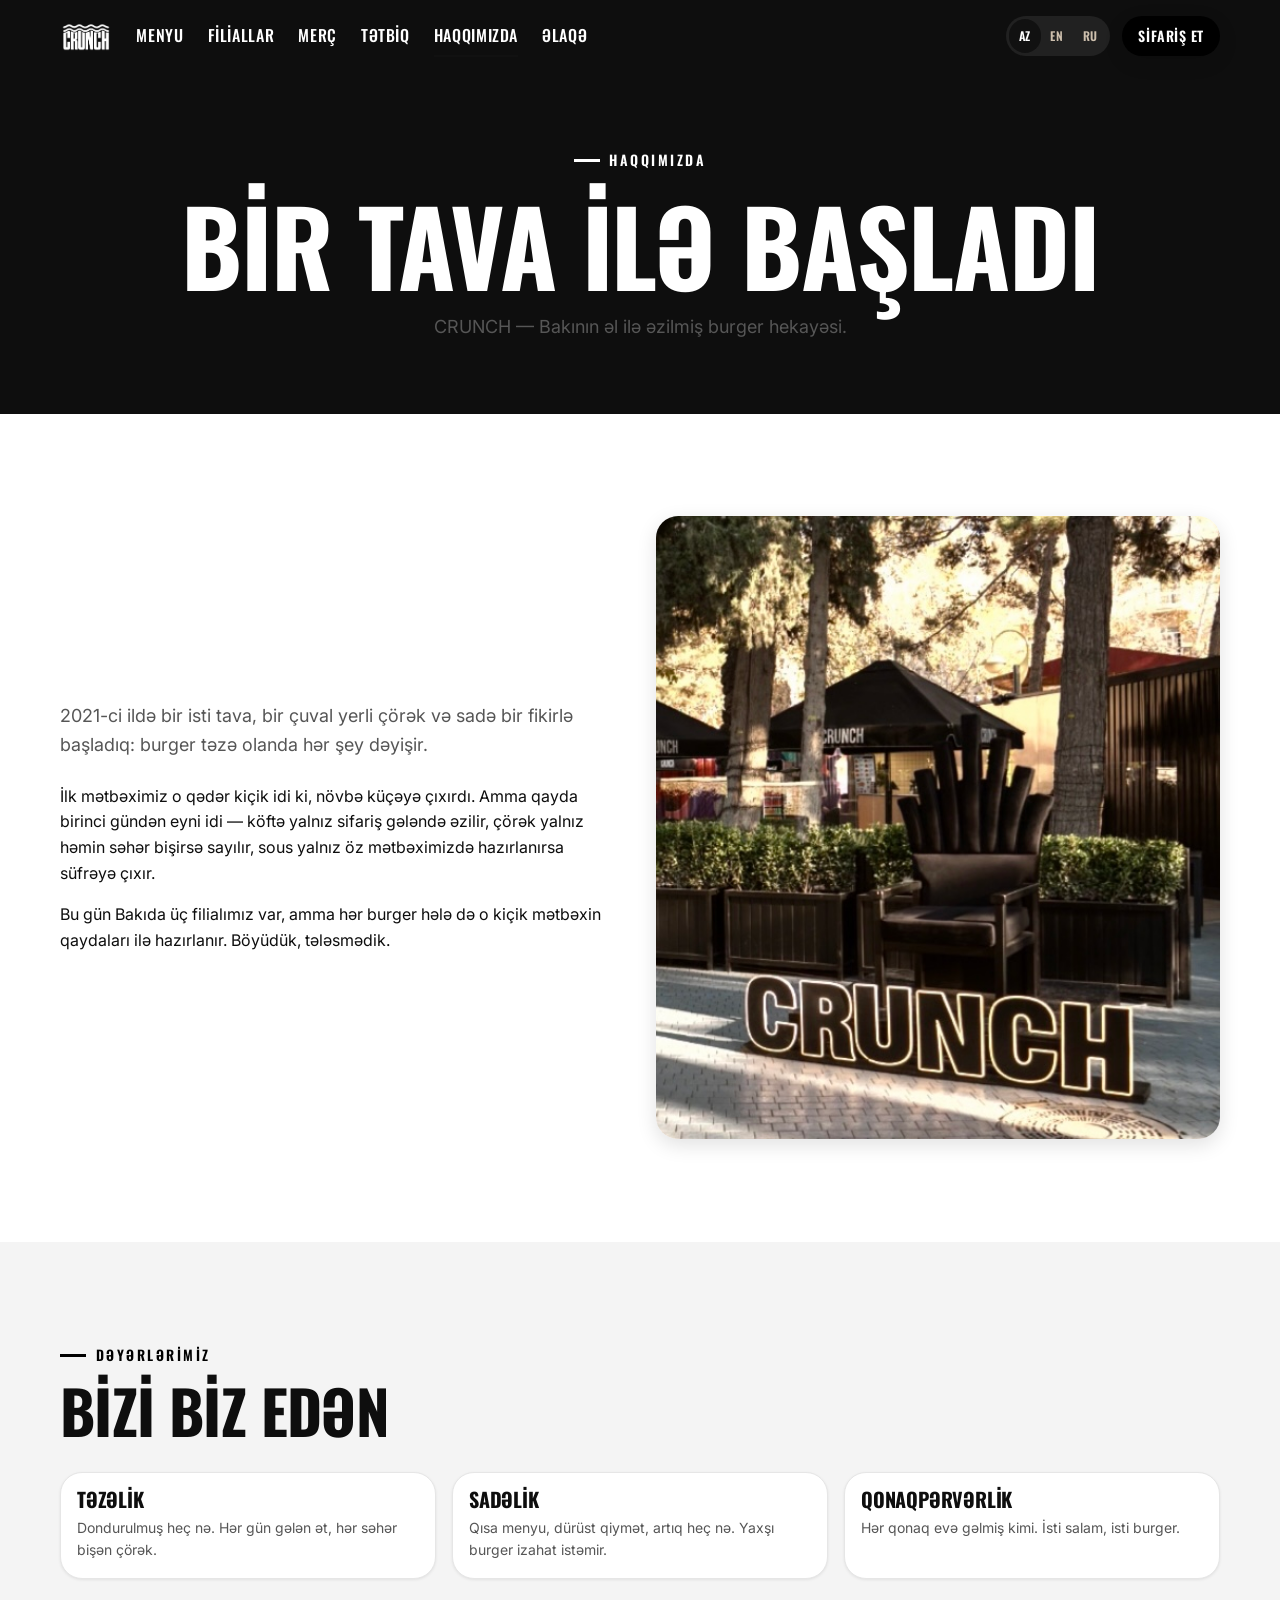
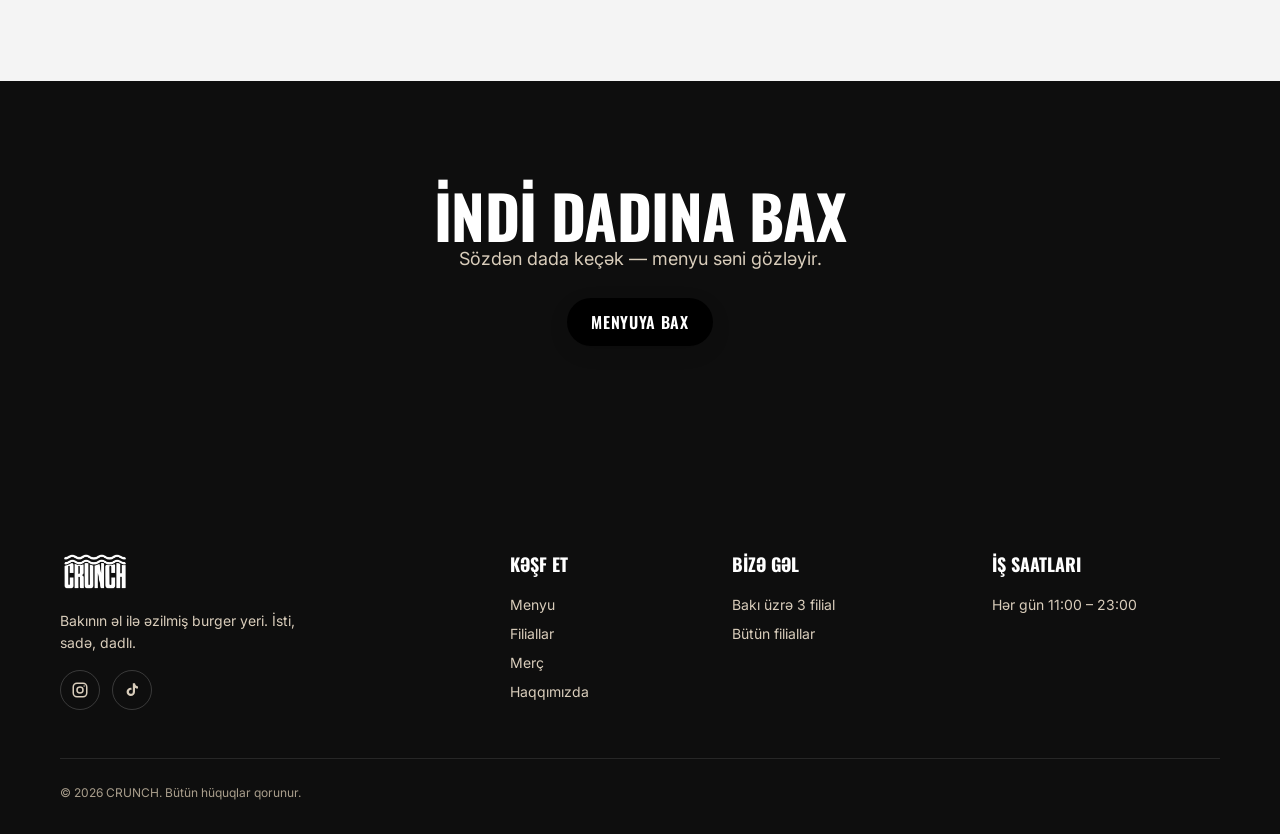
<file: about.html>
<!doctype html>
<html lang="az">
<head>
<meta charset="utf-8">
<meta name="viewport" content="width=device-width, initial-scale=1, viewport-fit=cover">
<title>Haqqımızda — CRUNCH | Bir tava ilə başlayan hekayə</title>
<meta name="description" content="CRUNCH hekayəsi — 2021-ci ildə bir isti tava ilə başladıq. Təzəlik, sadəlik və qonaqpərvərlik dəyərlərimizlə tanış ol.">
<meta name="theme-color" content="#0E0E0E">
<link rel="icon" href="assets/img/brand/logo.jpg">
<meta property="og:title" content="CRUNCH — Bakının əl ilə əzilmiş burgerləri">
<meta property="og:type" content="website">
<link rel="preconnect" href="https://fonts.googleapis.com">
<link rel="preconnect" href="https://fonts.gstatic.com" crossorigin>
<link href="https://fonts.googleapis.com/css2?family=Oswald:wght@500;600;700&family=Inter:wght@400;500;700&display=swap&subset=latin,latin-ext,cyrillic" rel="stylesheet">
<link rel="stylesheet" href="css/tokens.css">
<link rel="stylesheet" href="css/base.css">
<link rel="stylesheet" href="css/components.css">
<link rel="stylesheet" href="css/pages.css">
<script defer src="data/strings.js"></script>
<script defer src="js/i18n.js"></script>
</head>
<body data-page="about">
<script>document.documentElement.classList.add('js');</script>
<a class="skip-link" href="#main">Skip to content</a>

<!-- @partial:header -->
<header class="site-header on-dark">
  <div class="container header-inner">
    <a class="brand" href="index.html" aria-label="CRUNCH">
      <img src="assets/img/brand/logo2.png" alt="CRUNCH" class="brand-logo" width="120" height="70">
    </a>
    <nav class="nav-primary" aria-label="Primary">
      <a href="menu.html" data-i18n="nav.menu">Menyu</a>
      <a href="locations.html" data-i18n="nav.locations">Filiallar</a>
      <a href="merch.html" data-i18n="nav.merch">Merç</a>
      <a href="app.html" data-i18n="nav.app">Tətbiq</a>
      <a href="about.html" aria-current="page" data-i18n="nav.about">Haqqımızda</a>
      <a href="contact.html" data-i18n="nav.contact">Əlaqə</a>
    </nav>
    <div class="header-actions">
      <div class="lang-switch" role="radiogroup" aria-label="Language">
        <button type="button" data-lang="az" role="radio" aria-checked="true">AZ</button>
        <button type="button" data-lang="en" role="radio" aria-checked="false">EN</button>
        <button type="button" data-lang="ru" role="radio" aria-checked="false">RU</button>
      </div>
      <a class="btn btn--flame btn--sm" href="https://wolt.com/az/aze/baku/restaurant/crunch-burger" target="_blank" rel="noopener"><span data-i18n="cta.order">Sifariş et</span></a>
      <button class="nav-toggle" aria-label="Menyunu aç" data-i18n-attr="aria-label:nav.open" aria-expanded="false" aria-controls="drawer">
        <svg class="icon-open" viewBox="0 0 24 24" fill="none" stroke="currentColor" stroke-width="2.2" aria-hidden="true"><path d="M3 6h18M3 12h18M3 18h18"/></svg>
        <svg class="icon-close" viewBox="0 0 24 24" fill="none" stroke="currentColor" stroke-width="2.2" aria-hidden="true"><path d="M6 6l12 12M18 6L6 18"/></svg>
      </button>
    </div>
  </div>
</header>
<aside class="drawer on-dark" id="drawer" aria-label="Menu">
  <a class="drawer-link" href="menu.html" data-i18n="nav.menu">Menyu</a>
  <a class="drawer-link" href="locations.html" data-i18n="nav.locations">Filiallar</a>
  <a class="drawer-link" href="merch.html" data-i18n="nav.merch">Merç</a>
  <a class="drawer-link" href="app.html" data-i18n="nav.app">Tətbiq</a>
  <a class="drawer-link" href="about.html" aria-current="page" data-i18n="nav.about">Haqqımızda</a>
  <a class="drawer-link" href="contact.html" data-i18n="nav.contact">Əlaqə</a>
  <a class="btn btn--flame btn--block drawer-cta" href="https://wolt.com/az/aze/baku/restaurant/crunch-burger" target="_blank" rel="noopener"><span data-i18n="cta.order">Sifariş et</span></a>
</aside>
<div class="scrim"></div>
<!-- /@partial:header -->

<main id="main">

  <!-- Page hero -->
  <section class="page-hero">
    <div class="container">
      <span class="eyebrow" data-i18n="about.hero.eyebrow">Haqqımızda</span>
      <h1 data-i18n="about.hero.title">Bir tava ilə başladı</h1>
      <p class="lede" data-i18n="about.hero.sub">CRUNCH — Bakının əl ilə əzilmiş burger hekayəsi.</p>
    </div>
  </section>

  <!-- Story -->
  <section class="section" aria-label="Hekayəmiz">
    <div class="container split">
      <div class="prose reveal">
        <p class="lede" data-i18n="about.story.lede">2021-ci ildə bir isti tava, bir çuval yerli çörək və sadə bir fikirlə başladıq: burger təzə olanda hər şey dəyişir.</p>
        <p data-i18n="about.story.p1">İlk mətbəximiz o qədər kiçik idi ki, növbə küçəyə çıxırdı. Amma qayda birinci gündən eyni idi — köftə yalnız sifariş gələndə əzilir, çörək yalnız həmin səhər bişirsə sayılır, sous yalnız öz mətbəximizdə hazırlanırsa süfrəyə çıxır.</p>
        <p data-i18n="about.story.p2">Bu gün Bakıda üç filialımız var, amma hər burger hələ də o kiçik mətbəxin qaydaları ilə hazırlanır. Böyüdük, tələsmədik.</p>
      </div>
      <div class="split-media reveal"><img src="assets/img/content/store-2.png" alt="CRUNCH restoranı" loading="lazy" width="800" height="600"></div>
    </div>
  </section>

  <!-- Values -->
  <section class="section on-paper" aria-labelledby="values-h">
    <div class="container">
      <div class="section-head reveal">
        <span class="eyebrow" data-i18n="about.values.eyebrow">Dəyərlərimiz</span>
        <h2 id="values-h" data-i18n="about.values.title">Bizi biz edən</h2>
      </div>
      <div class="values-grid">
        <article class="card reveal">
          <div class="body">
            <h3 data-i18n="about.v1t">Təzəlik</h3>
            <p class="desc" data-i18n="about.v1b">Dondurulmuş heç nə. Hər gün gələn ət, hər səhər bişən çörək.</p>
          </div>
        </article>
        <article class="card reveal">
          <div class="body">
            <h3 data-i18n="about.v2t">Sadəlik</h3>
            <p class="desc" data-i18n="about.v2b">Qısa menyu, dürüst qiymət, artıq heç nə. Yaxşı burger izahat istəmir.</p>
          </div>
        </article>
        <article class="card reveal">
          <div class="body">
            <h3 data-i18n="about.v3t">Qonaqpərvərlik</h3>
            <p class="desc" data-i18n="about.v3b">Hər qonaq evə gəlmiş kimi. İsti salam, isti burger.</p>
          </div>
        </article>
      </div>
    </div>
  </section>

  <!-- Closing CTA -->
  <section class="section on-dark" aria-labelledby="about-cta-h">
    <div class="container" style="text-align:center">
      <div class="reveal">
        <h2 id="about-cta-h" data-i18n="about.cta.title">İndi dadına bax</h2>
        <p class="lede" style="margin-inline:auto" data-i18n="about.cta.sub">Sözdən dada keçək — menyu səni gözləyir.</p>
        <a class="btn btn--flame" style="margin-top:var(--sp-6)" href="menu.html"><span data-i18n="cta.viewMenu">Menyuya bax</span></a>
      </div>
    </div>
  </section>

</main>

<!-- @partial:footer -->
<footer class="site-footer on-dark">
  <div class="container">
    <div class="footer-grid">
      <div class="footer-col footer-brand">
        <img src="assets/img/brand/logo2.png" alt="CRUNCH" class="brand-logo" width="120" height="70">
        <p data-i18n="footer.tagline">Bakının əl ilə əzilmiş burger yeri. İsti, sadə, dadlı.</p>
        <div class="socials">
          <a href="https://www.instagram.com/crunch.burger.baku/" target="_blank" rel="noopener" aria-label="Instagram"><svg viewBox="0 0 24 24" fill="none" stroke="currentColor" stroke-width="2" aria-hidden="true"><rect x="3" y="3" width="18" height="18" rx="5"/><circle cx="12" cy="12" r="4"/><circle cx="17.5" cy="6.5" r="1" fill="currentColor" stroke="none"/></svg></a>
          <a href="https://www.tiktok.com/@crunch.burger.baku" target="_blank" rel="noopener" aria-label="TikTok"><svg viewBox="0 0 24 24" fill="currentColor" aria-hidden="true"><path d="M16 3c.3 2.3 1.9 4 4 4.2v2.9c-1.5.1-2.8-.4-4-1.2v5.6a5.6 5.6 0 1 1-5.6-5.6c.3 0 .6 0 .9.1v3a2.6 2.6 0 1 0 1.8 2.5V3z"/></svg></a>
        </div>
      </div>
      <div class="footer-col">
        <h4 data-i18n="footer.explore">Kəşf et</h4>
        <a href="menu.html" data-i18n="nav.menu">Menyu</a>
        <a href="locations.html" data-i18n="nav.locations">Filiallar</a>
        <a href="merch.html" data-i18n="nav.merch">Merç</a>
        <a href="about.html" aria-current="page" data-i18n="nav.about">Haqqımızda</a>
      </div>
      <div class="footer-col">
        <h4 data-i18n="footer.visit">Bizə gəl</h4>
        <p data-i18n="footer.address">Bakı üzrə 3 filial</p>
        <a href="locations.html" data-i18n="cta.allLocations">Bütün filiallar</a>
      </div>
      <div class="footer-col">
        <h4 data-i18n="footer.hours">İş saatları</h4>
        <p data-i18n="footer.hoursVal">Hər gün 11:00 – 23:00</p>
      </div>
    </div>
    <div class="footer-bottom">
      <span>© 2026 CRUNCH. <span data-i18n="footer.rights">Bütün hüquqlar qorunur.</span></span>
    </div>
  </div>
</footer>
<!-- /@partial:footer -->

<script defer src="js/main.js"></script>
</body>
</html>
</file>
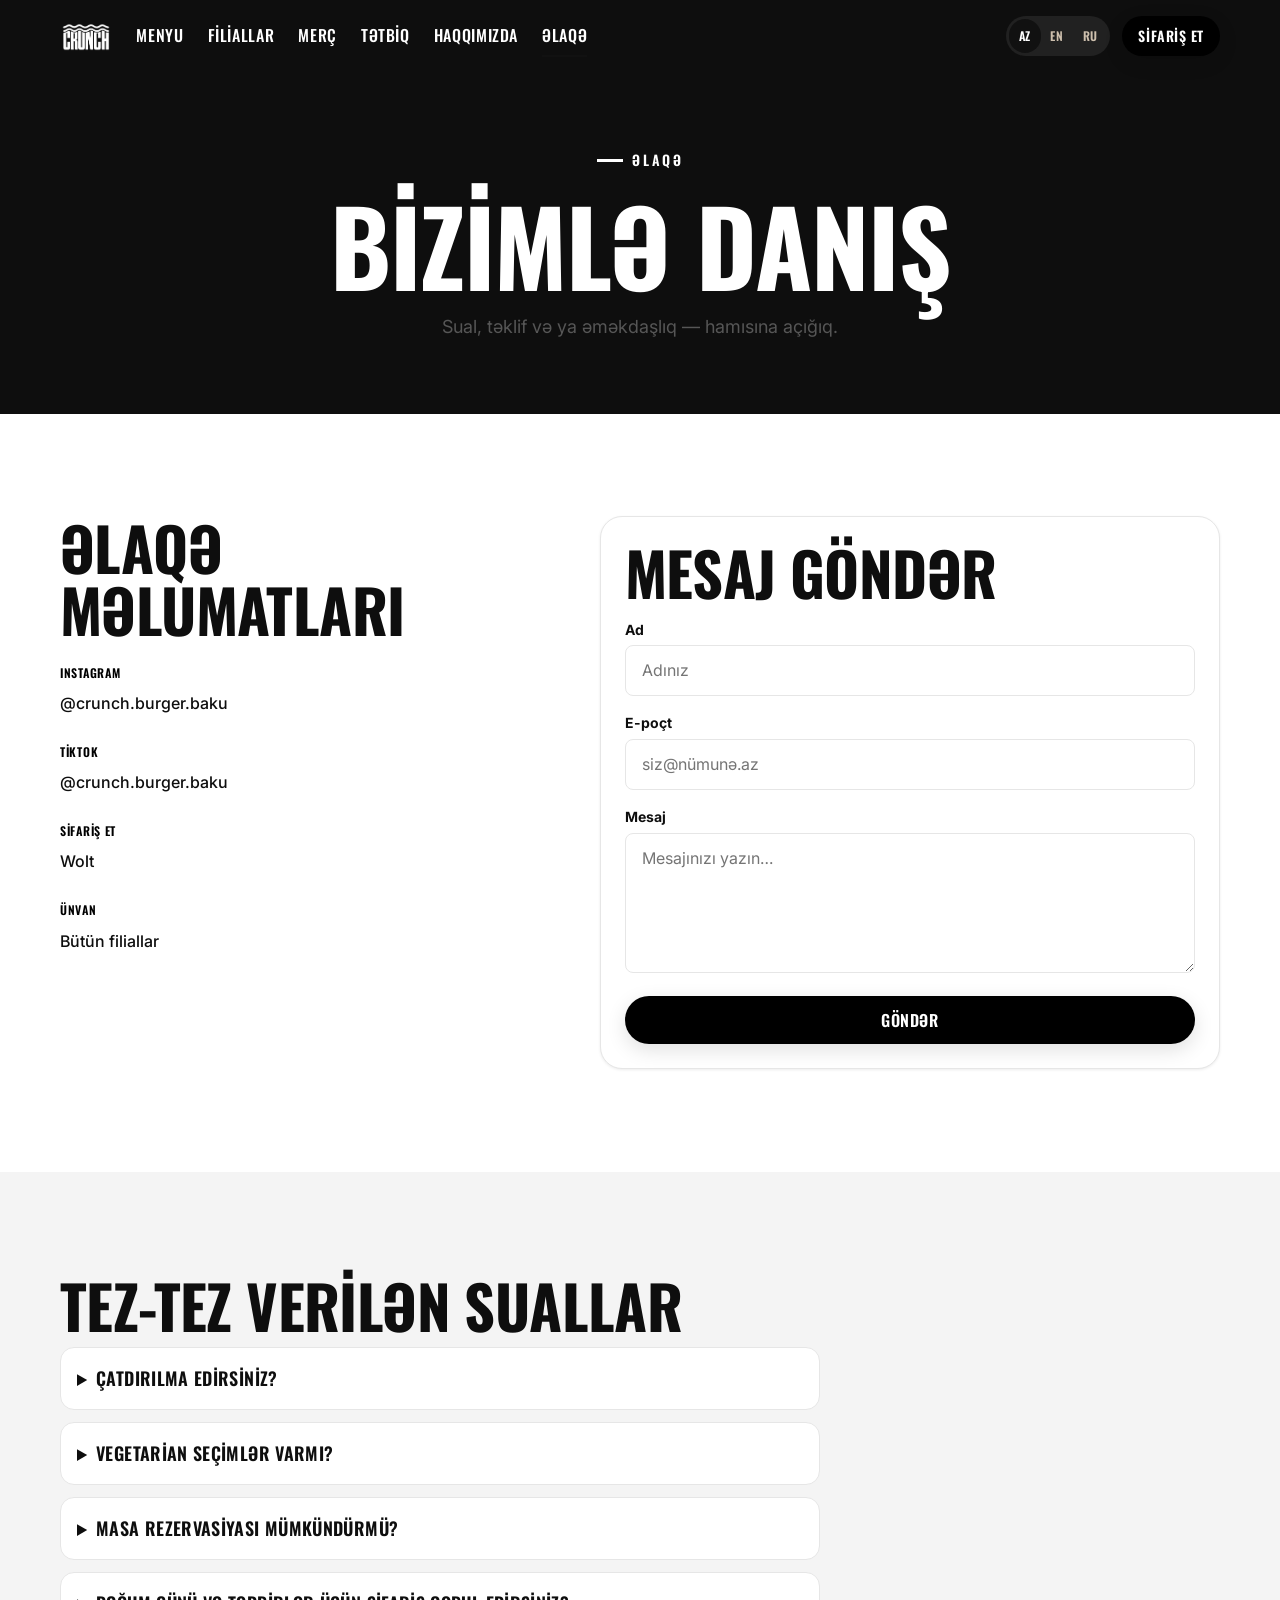
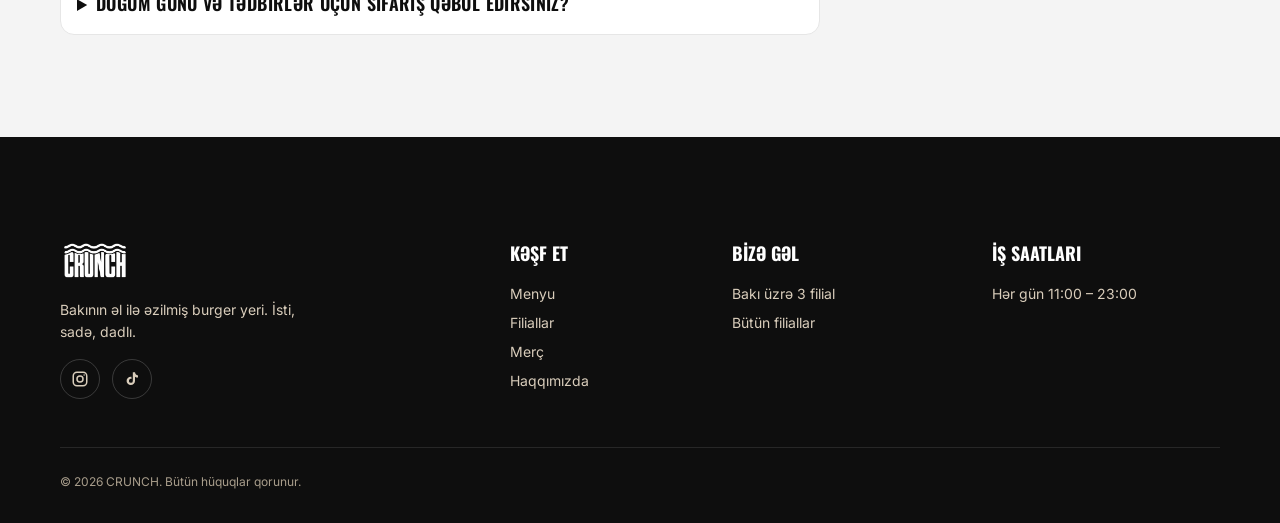
<file: contact.html>
<!doctype html>
<html lang="az">
<head>
<meta charset="utf-8">
<meta name="viewport" content="width=device-width, initial-scale=1, viewport-fit=cover">
<title>Əlaqə — CRUNCH | Bizimlə danış</title>
<meta name="description" content="CRUNCH ilə əlaqə — telefon, e-poçt, ünvan və əlaqə forması. Suallar, təkliflər və əməkdaşlıq üçün yazın.">
<meta name="theme-color" content="#0E0E0E">
<link rel="icon" href="assets/img/brand/logo.jpg">
<meta property="og:title" content="CRUNCH — Bakının əl ilə əzilmiş burgerləri">
<meta property="og:type" content="website">
<link rel="preconnect" href="https://fonts.googleapis.com">
<link rel="preconnect" href="https://fonts.gstatic.com" crossorigin>
<link href="https://fonts.googleapis.com/css2?family=Oswald:wght@500;600;700&family=Inter:wght@400;500;700&display=swap&subset=latin,latin-ext,cyrillic" rel="stylesheet">
<link rel="stylesheet" href="css/tokens.css">
<link rel="stylesheet" href="css/base.css">
<link rel="stylesheet" href="css/components.css">
<link rel="stylesheet" href="css/pages.css">
<script defer src="data/strings.js"></script>
<script defer src="js/i18n.js"></script>
</head>
<body data-page="contact">
<script>document.documentElement.classList.add('js');</script>
<a class="skip-link" href="#main">Skip to content</a>

<!-- @partial:header -->
<header class="site-header on-dark">
  <div class="container header-inner">
    <a class="brand" href="index.html" aria-label="CRUNCH">
      <img src="assets/img/brand/logo2.png" alt="CRUNCH" class="brand-logo" width="120" height="70">
    </a>
    <nav class="nav-primary" aria-label="Primary">
      <a href="menu.html" data-i18n="nav.menu">Menyu</a>
      <a href="locations.html" data-i18n="nav.locations">Filiallar</a>
      <a href="merch.html" data-i18n="nav.merch">Merç</a>
      <a href="app.html" data-i18n="nav.app">Tətbiq</a>
      <a href="about.html" data-i18n="nav.about">Haqqımızda</a>
      <a href="contact.html" aria-current="page" data-i18n="nav.contact">Əlaqə</a>
    </nav>
    <div class="header-actions">
      <div class="lang-switch" role="radiogroup" aria-label="Language">
        <button type="button" data-lang="az" role="radio" aria-checked="true">AZ</button>
        <button type="button" data-lang="en" role="radio" aria-checked="false">EN</button>
        <button type="button" data-lang="ru" role="radio" aria-checked="false">RU</button>
      </div>
      <a class="btn btn--flame btn--sm" href="https://wolt.com/az/aze/baku/restaurant/crunch-burger" target="_blank" rel="noopener"><span data-i18n="cta.order">Sifariş et</span></a>
      <button class="nav-toggle" aria-label="Menyunu aç" data-i18n-attr="aria-label:nav.open" aria-expanded="false" aria-controls="drawer">
        <svg class="icon-open" viewBox="0 0 24 24" fill="none" stroke="currentColor" stroke-width="2.2" aria-hidden="true"><path d="M3 6h18M3 12h18M3 18h18"/></svg>
        <svg class="icon-close" viewBox="0 0 24 24" fill="none" stroke="currentColor" stroke-width="2.2" aria-hidden="true"><path d="M6 6l12 12M18 6L6 18"/></svg>
      </button>
    </div>
  </div>
</header>
<aside class="drawer on-dark" id="drawer" aria-label="Menu">
  <a class="drawer-link" href="menu.html" data-i18n="nav.menu">Menyu</a>
  <a class="drawer-link" href="locations.html" data-i18n="nav.locations">Filiallar</a>
  <a class="drawer-link" href="merch.html" data-i18n="nav.merch">Merç</a>
  <a class="drawer-link" href="app.html" data-i18n="nav.app">Tətbiq</a>
  <a class="drawer-link" href="about.html" data-i18n="nav.about">Haqqımızda</a>
  <a class="drawer-link" href="contact.html" aria-current="page" data-i18n="nav.contact">Əlaqə</a>
  <a class="btn btn--flame btn--block drawer-cta" href="https://wolt.com/az/aze/baku/restaurant/crunch-burger" target="_blank" rel="noopener"><span data-i18n="cta.order">Sifariş et</span></a>
</aside>
<div class="scrim"></div>
<!-- /@partial:header -->

<main id="main">

  <!-- Page hero -->
  <section class="page-hero">
    <div class="container">
      <span class="eyebrow" data-i18n="contact.hero.eyebrow">Əlaqə</span>
      <h1 data-i18n="contact.hero.title">Bizimlə danış</h1>
      <p class="lede" data-i18n="contact.hero.sub">Sual, təklif və ya əməkdaşlıq — hamısına açığıq.</p>
    </div>
  </section>

  <!-- Details + form -->
  <section class="section" aria-label="Əlaqə">
    <div class="container contact-grid">
      <div class="reveal">
        <h2 data-i18n="contact.details.title">Əlaqə məlumatları</h2>
        <div class="contact-list">
          <div>
            <span class="label">Instagram</span>
            <a href="https://www.instagram.com/crunch.burger.baku/" target="_blank" rel="noopener">@crunch.burger.baku</a>
          </div>
          <div>
            <span class="label">TikTok</span>
            <a href="https://www.tiktok.com/@crunch.burger.baku" target="_blank" rel="noopener">@crunch.burger.baku</a>
          </div>
          <div>
            <span class="label" data-i18n="cta.order">Sifariş et</span>
            <a href="https://wolt.com/az/aze/baku/restaurant/crunch-burger" target="_blank" rel="noopener">Wolt</a>
          </div>
          <div>
            <span class="label" data-i18n="contact.details.address">Ünvan</span>
            <a href="locations.html" data-i18n="cta.allLocations">Bütün filiallar</a>
          </div>
        </div>
      </div>
      <!-- TODO: wire to owner's form endpoint -->
      <form class="contact-form reveal" action="" method="post">
        <h2 data-i18n="contact.form.title">Mesaj göndər</h2>
        <div>
          <label for="cf-name" data-i18n="contact.form.name">Ad</label>
          <input id="cf-name" name="name" type="text" required autocomplete="name"
                 placeholder="Adınız" data-i18n-attr="placeholder:contact.form.namePh">
        </div>
        <div>
          <label for="cf-email" data-i18n="contact.form.email">E-poçt</label>
          <input id="cf-email" name="email" type="email" required autocomplete="email"
                 placeholder="siz@nümunə.az" data-i18n-attr="placeholder:contact.form.emailPh">
        </div>
        <div>
          <label for="cf-message" data-i18n="contact.form.message">Mesaj</label>
          <textarea id="cf-message" name="message" required
                    placeholder="Mesajınızı yazın…" data-i18n-attr="placeholder:contact.form.messagePh"></textarea>
        </div>
        <!-- Honeypot: hidden from humans, catches bots -->
        <div class="hp-field" aria-hidden="true">
          <label for="cf-website">Website</label>
          <input id="cf-website" name="website" type="text" tabindex="-1" autocomplete="off">
        </div>
        <button class="btn btn--flame" type="submit"><span data-i18n="contact.form.send">Göndər</span></button>
      </form>
    </div>
  </section>

  <!-- FAQ -->
  <section class="section on-paper" aria-labelledby="faq-h">
    <div class="container">
      <div class="faq reveal">
        <h2 id="faq-h" data-i18n="contact.faq.title">Tez-tez verilən suallar</h2>
        <details>
          <summary data-i18n="contact.faq.q1">Çatdırılma edirsiniz?</summary>
          <p data-i18n="contact.faq.a1">Bəli — bütün filiallardan Wolt vasitəsilə çatdırırıq. Sifariş düyməsi hər səhifədədir.</p>
        </details>
        <details>
          <summary data-i18n="contact.faq.q2">Vegetarian seçimlər varmı?</summary>
          <p data-i18n="contact.faq.a2">Bəli, menyuda vegetarian nişanlı məhsullar var — kələm salatından dondurmaya qədər.</p>
        </details>
        <details>
          <summary data-i18n="contact.faq.q3">Masa rezervasiyası mümkündürmü?</summary>
          <p data-i18n="contact.faq.a3">Filiallarımız növbə qaydası ilə işləyir, amma 8+ nəfərlik qruplar üçün bizə zəng edin.</p>
        </details>
        <details>
          <summary data-i18n="contact.faq.q4">Doğum günü və tədbirlər üçün sifariş qəbul edirsiniz?</summary>
          <p data-i18n="contact.faq.a4">Əlbəttə. Formadan yazın və ya zəng edin — korporativ və tədbir menyularımız var.</p>
        </details>
      </div>
    </div>
  </section>

</main>

<!-- @partial:footer -->
<footer class="site-footer on-dark">
  <div class="container">
    <div class="footer-grid">
      <div class="footer-col footer-brand">
        <img src="assets/img/brand/logo2.png" alt="CRUNCH" class="brand-logo" width="120" height="70">
        <p data-i18n="footer.tagline">Bakının əl ilə əzilmiş burger yeri. İsti, sadə, dadlı.</p>
        <div class="socials">
          <a href="https://www.instagram.com/crunch.burger.baku/" target="_blank" rel="noopener" aria-label="Instagram"><svg viewBox="0 0 24 24" fill="none" stroke="currentColor" stroke-width="2" aria-hidden="true"><rect x="3" y="3" width="18" height="18" rx="5"/><circle cx="12" cy="12" r="4"/><circle cx="17.5" cy="6.5" r="1" fill="currentColor" stroke="none"/></svg></a>
          <a href="https://www.tiktok.com/@crunch.burger.baku" target="_blank" rel="noopener" aria-label="TikTok"><svg viewBox="0 0 24 24" fill="currentColor" aria-hidden="true"><path d="M16 3c.3 2.3 1.9 4 4 4.2v2.9c-1.5.1-2.8-.4-4-1.2v5.6a5.6 5.6 0 1 1-5.6-5.6c.3 0 .6 0 .9.1v3a2.6 2.6 0 1 0 1.8 2.5V3z"/></svg></a>
        </div>
      </div>
      <div class="footer-col">
        <h4 data-i18n="footer.explore">Kəşf et</h4>
        <a href="menu.html" data-i18n="nav.menu">Menyu</a>
        <a href="locations.html" data-i18n="nav.locations">Filiallar</a>
        <a href="merch.html" data-i18n="nav.merch">Merç</a>
        <a href="about.html" data-i18n="nav.about">Haqqımızda</a>
      </div>
      <div class="footer-col">
        <h4 data-i18n="footer.visit">Bizə gəl</h4>
        <p data-i18n="footer.address">Bakı üzrə 3 filial</p>
        <a href="locations.html" data-i18n="cta.allLocations">Bütün filiallar</a>
      </div>
      <div class="footer-col">
        <h4 data-i18n="footer.hours">İş saatları</h4>
        <p data-i18n="footer.hoursVal">Hər gün 11:00 – 23:00</p>
      </div>
    </div>
    <div class="footer-bottom">
      <span>© 2026 CRUNCH. <span data-i18n="footer.rights">Bütün hüquqlar qorunur.</span></span>
    </div>
  </div>
</footer>
<!-- /@partial:footer -->

<script defer src="js/main.js"></script>
</body>
</html>
</file>
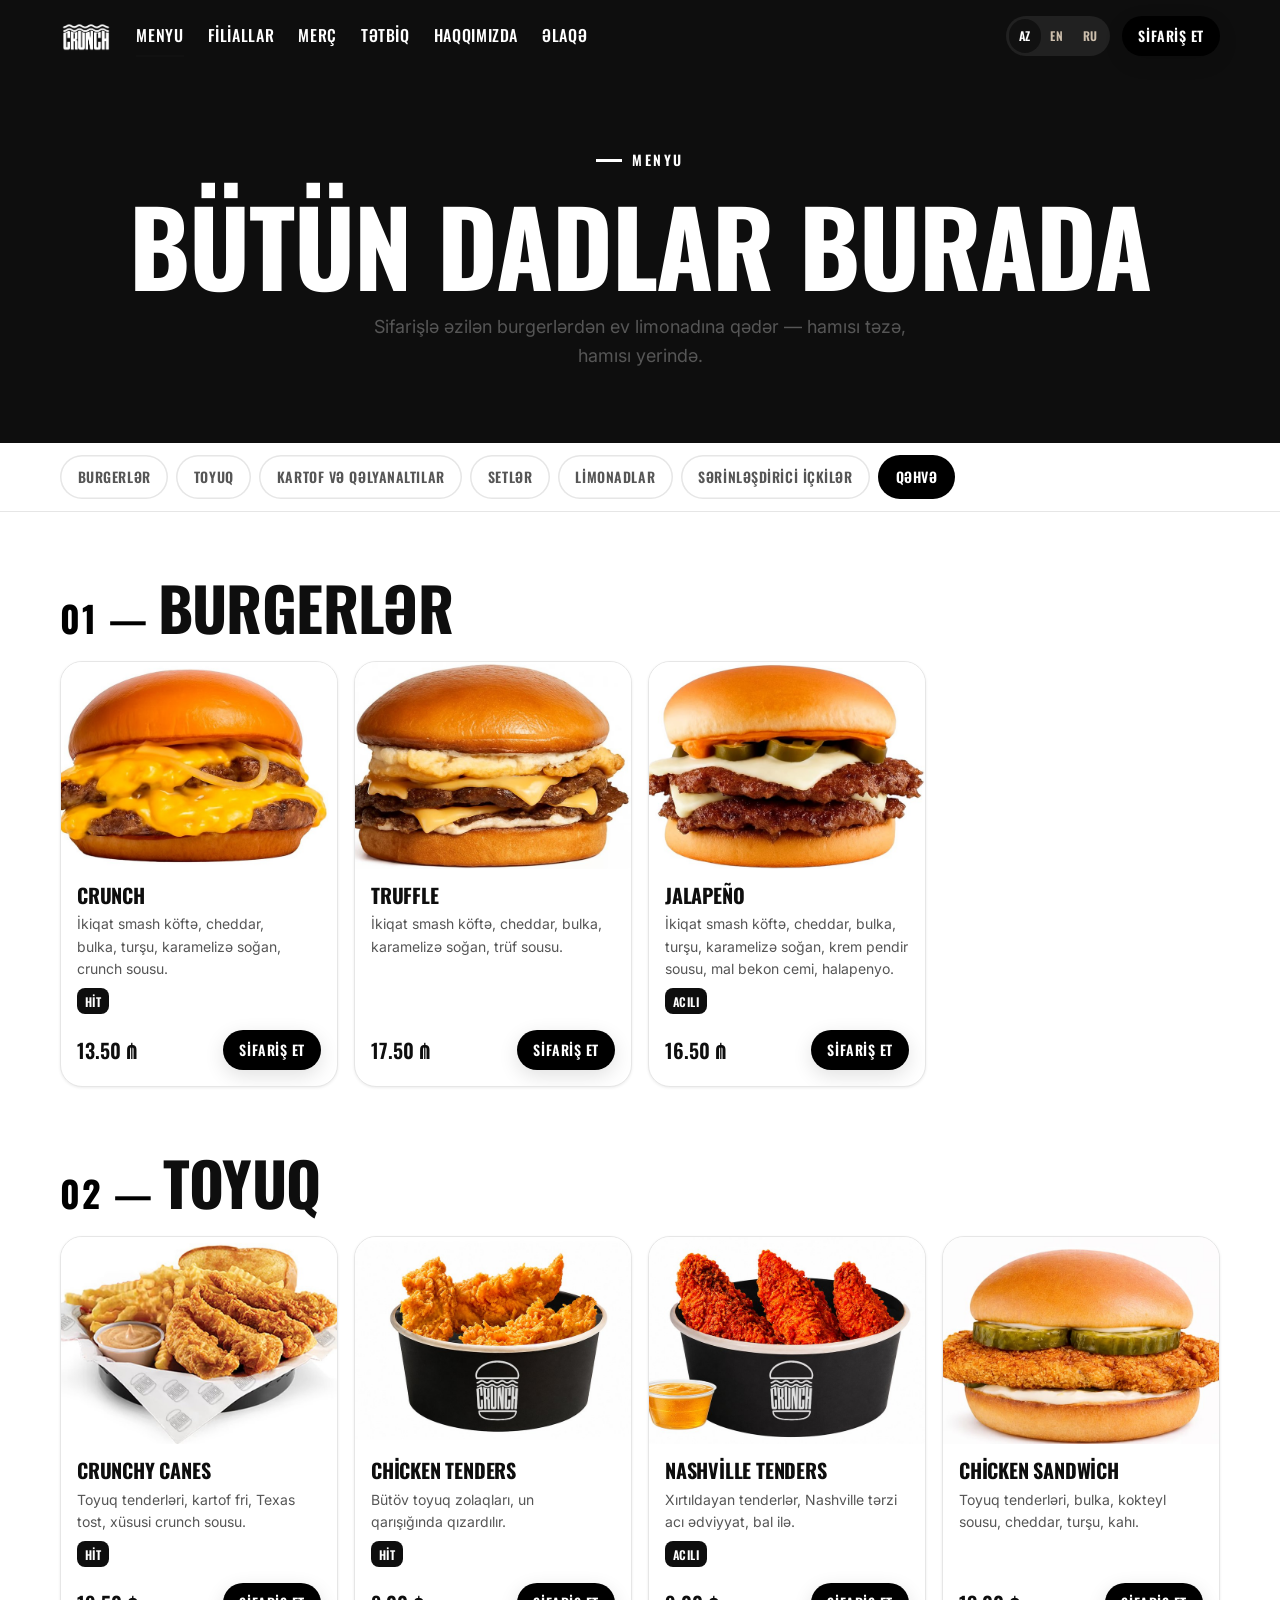
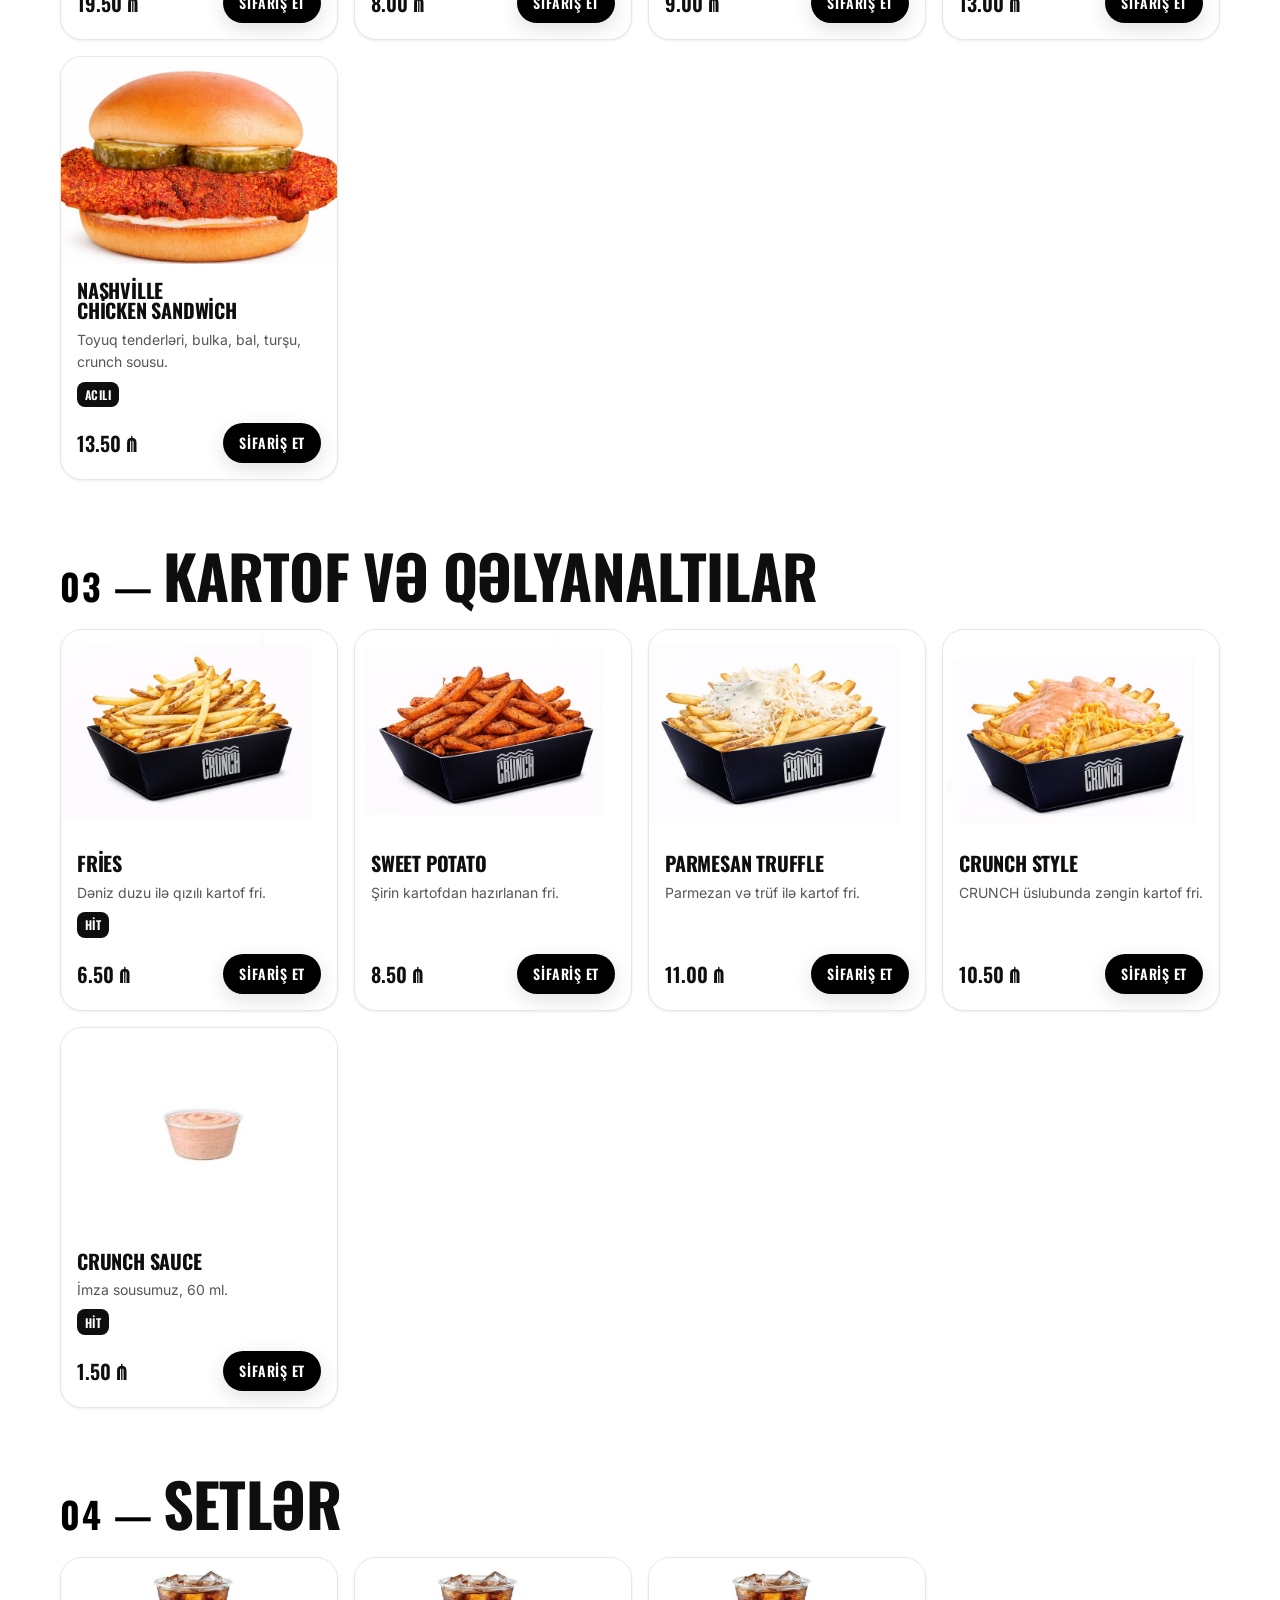
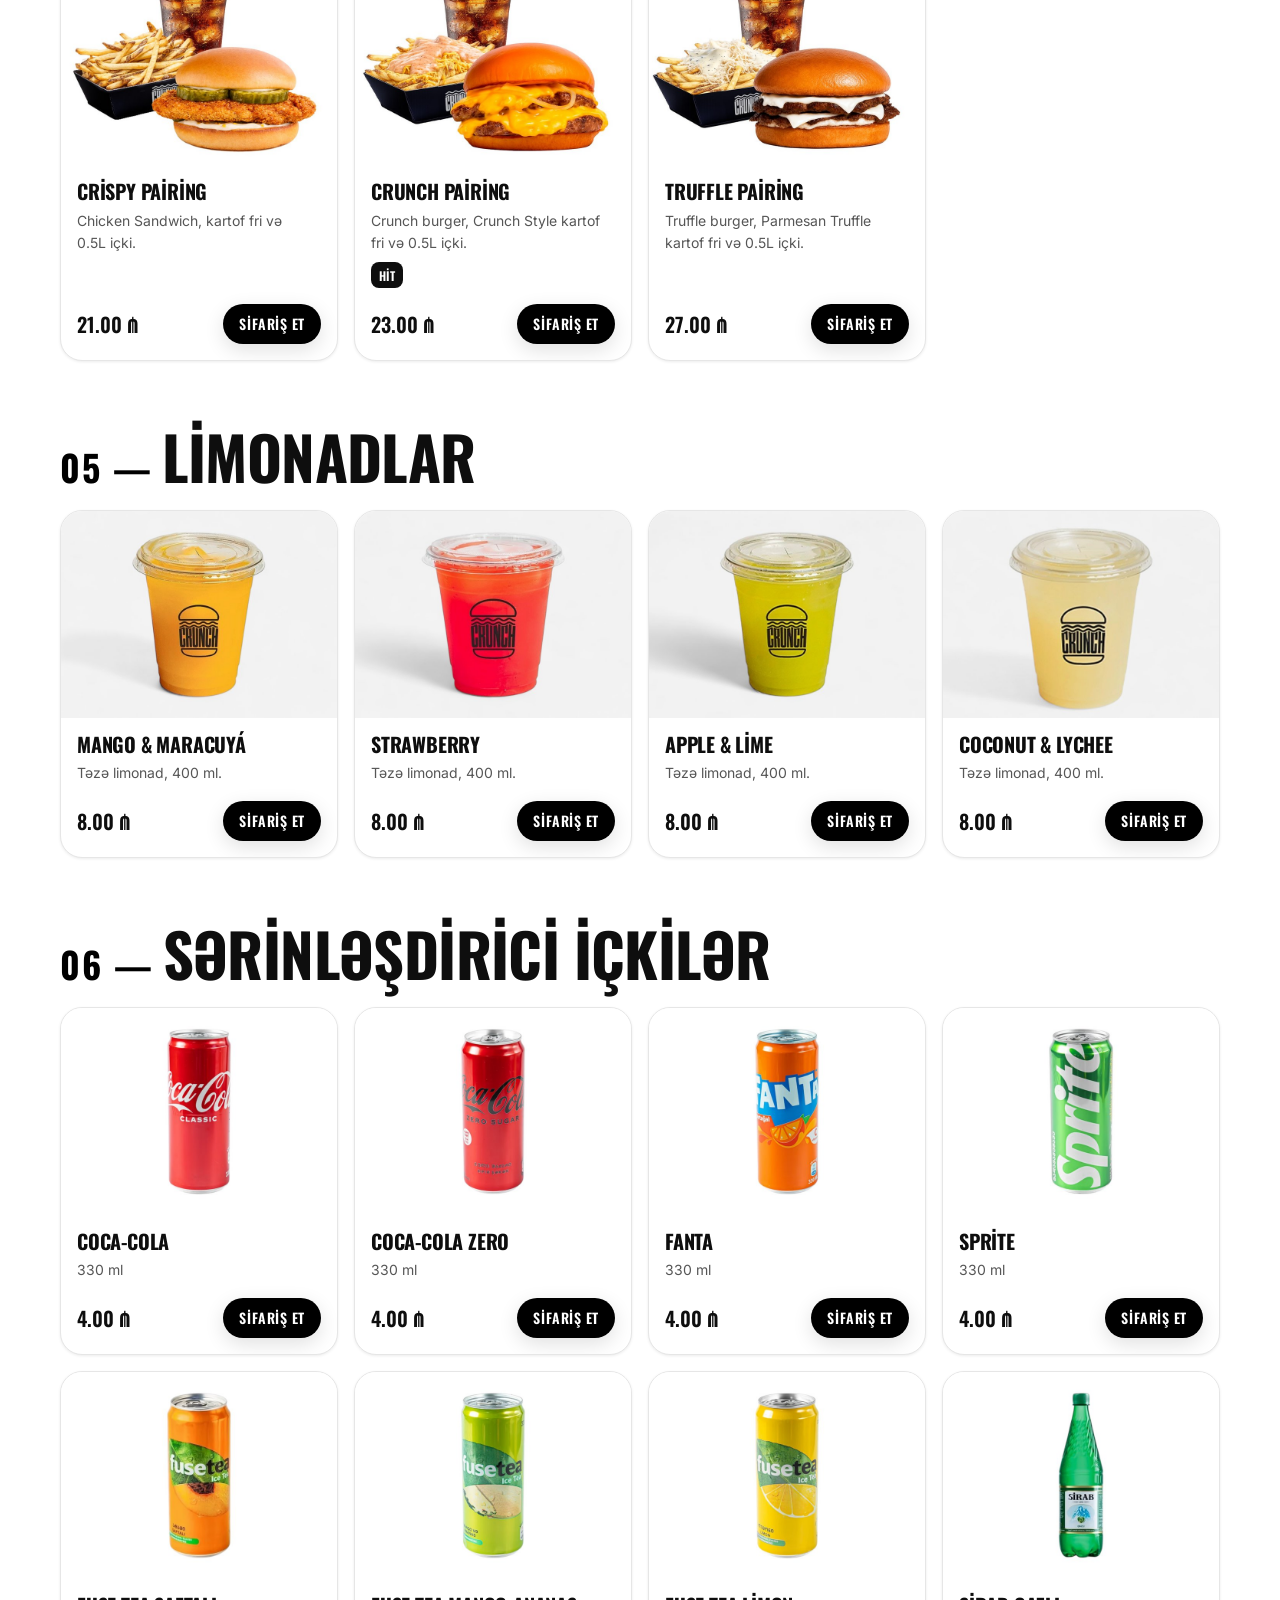
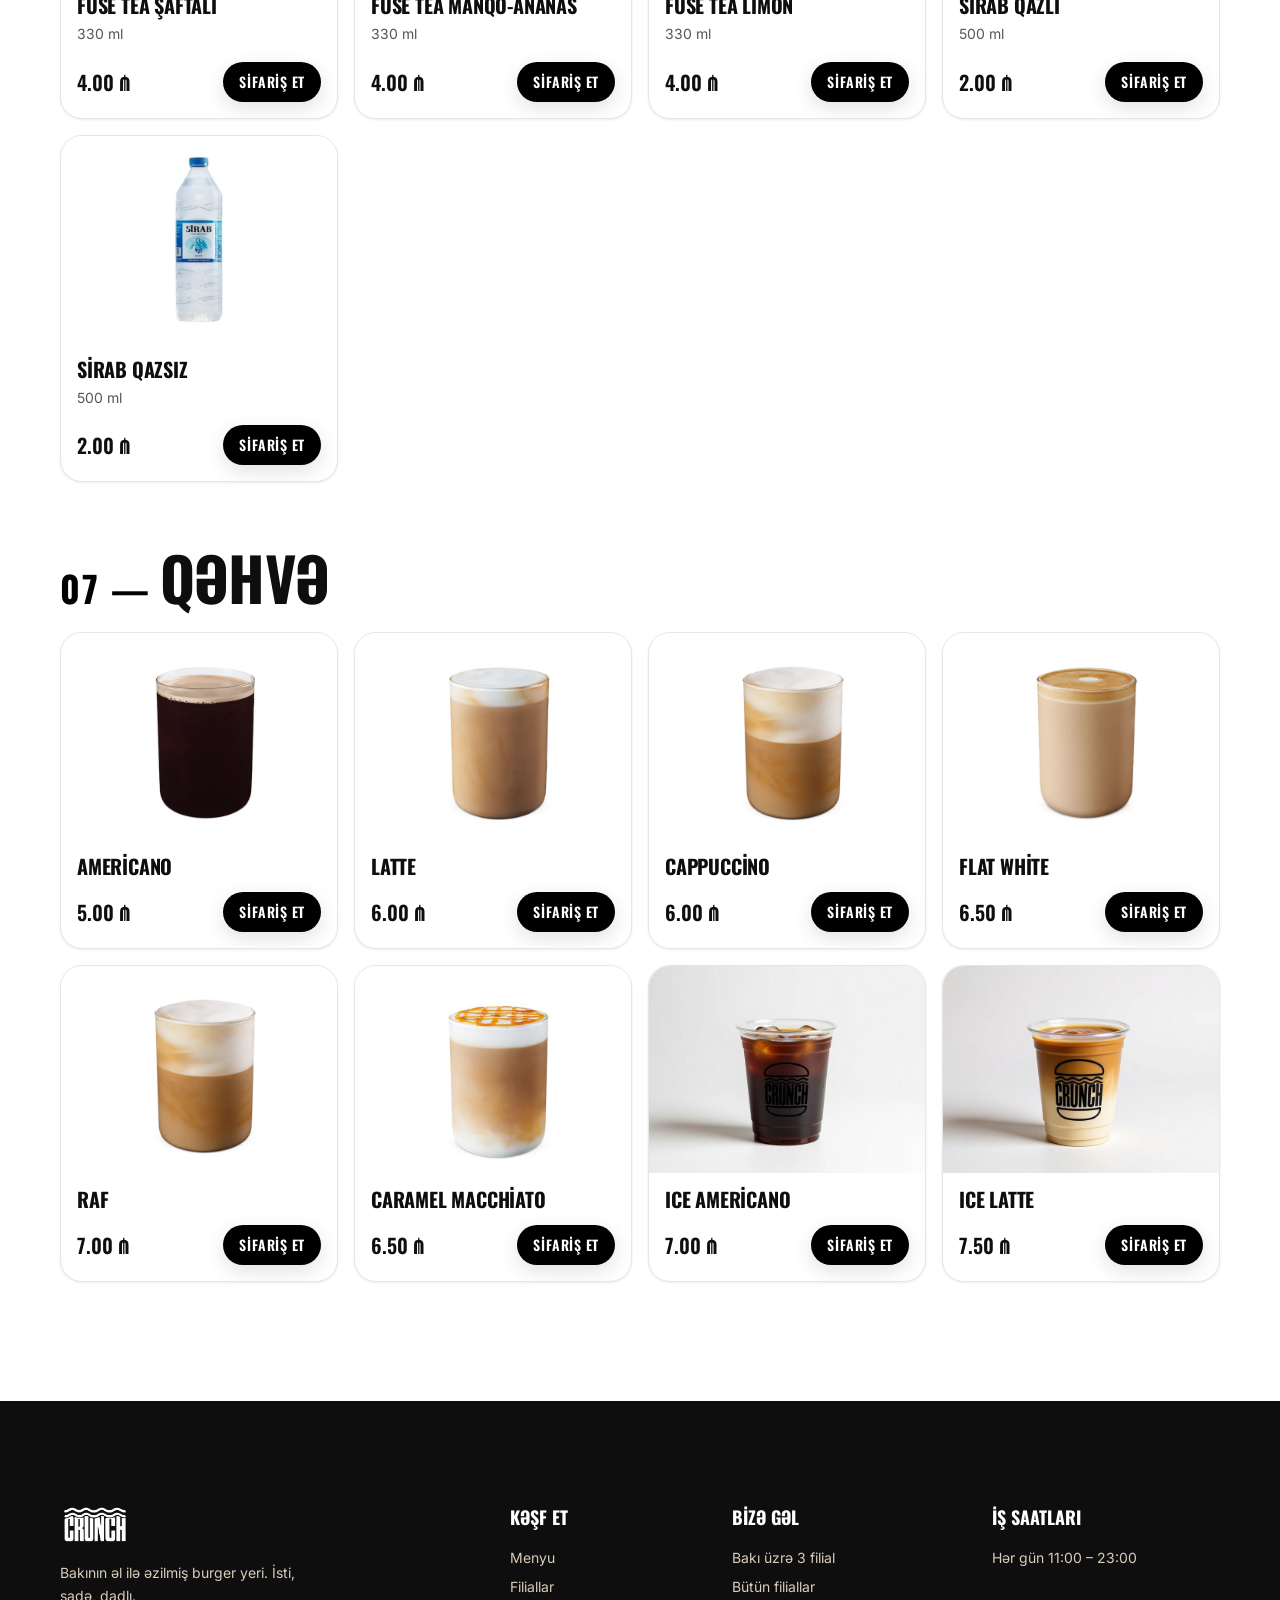
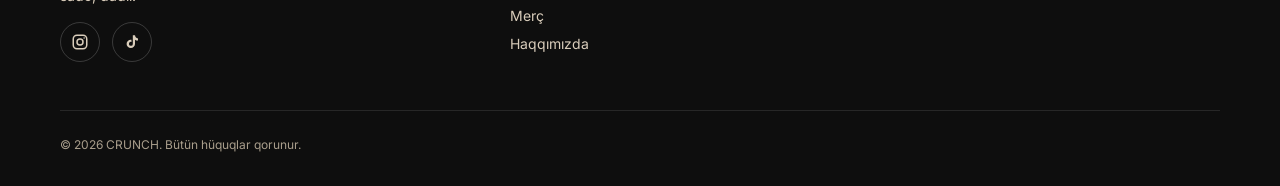
<file: menu.html>
<!doctype html>
<html lang="az">
<head>
<meta charset="utf-8">
<meta name="viewport" content="width=device-width, initial-scale=1, viewport-fit=cover">
<title>Menyu — CRUNCH | Bakının əl ilə əzilmiş burgerləri</title>
<meta name="description" content="CRUNCH menyusu — əzilmiş burgerlər, xırtıldayan toyuq, qəlyanaltılar, ev sousları, içkilər və desertlər. Bakı.">
<meta name="theme-color" content="#0E0E0E">
<link rel="icon" href="assets/img/brand/logo.jpg">
<meta property="og:title" content="CRUNCH — Bakının əl ilə əzilmiş burgerləri">
<meta property="og:type" content="website">
<link rel="preconnect" href="https://fonts.googleapis.com">
<link rel="preconnect" href="https://fonts.gstatic.com" crossorigin>
<link href="https://fonts.googleapis.com/css2?family=Oswald:wght@500;600;700&family=Inter:wght@400;500;700&display=swap&subset=latin,latin-ext,cyrillic" rel="stylesheet">
<link rel="stylesheet" href="css/tokens.css">
<link rel="stylesheet" href="css/base.css">
<link rel="stylesheet" href="css/components.css">
<link rel="stylesheet" href="css/pages.css">
<script defer src="data/strings.js"></script>
<script defer src="js/i18n.js"></script>
</head>
<body data-page="menu">
<script>document.documentElement.classList.add('js');</script>
<a class="skip-link" href="#main">Skip to content</a>

<!-- @partial:header -->
<header class="site-header on-dark">
  <div class="container header-inner">
    <a class="brand" href="index.html" aria-label="CRUNCH">
      <img src="assets/img/brand/logo2.png" alt="CRUNCH" class="brand-logo" width="120" height="70">
    </a>
    <nav class="nav-primary" aria-label="Primary">
      <a href="menu.html" aria-current="page" data-i18n="nav.menu">Menyu</a>
      <a href="locations.html" data-i18n="nav.locations">Filiallar</a>
      <a href="merch.html" data-i18n="nav.merch">Merç</a>
      <a href="app.html" data-i18n="nav.app">Tətbiq</a>
      <a href="about.html" data-i18n="nav.about">Haqqımızda</a>
      <a href="contact.html" data-i18n="nav.contact">Əlaqə</a>
    </nav>
    <div class="header-actions">
      <div class="lang-switch" role="radiogroup" aria-label="Language">
        <button type="button" data-lang="az" role="radio" aria-checked="true">AZ</button>
        <button type="button" data-lang="en" role="radio" aria-checked="false">EN</button>
        <button type="button" data-lang="ru" role="radio" aria-checked="false">RU</button>
      </div>
      <a class="btn btn--flame btn--sm" href="https://wolt.com/az/aze/baku/restaurant/crunch-burger" target="_blank" rel="noopener"><span data-i18n="cta.order">Sifariş et</span></a>
      <button class="nav-toggle" aria-label="Menyunu aç" data-i18n-attr="aria-label:nav.open" aria-expanded="false" aria-controls="drawer">
        <svg class="icon-open" viewBox="0 0 24 24" fill="none" stroke="currentColor" stroke-width="2.2" aria-hidden="true"><path d="M3 6h18M3 12h18M3 18h18"/></svg>
        <svg class="icon-close" viewBox="0 0 24 24" fill="none" stroke="currentColor" stroke-width="2.2" aria-hidden="true"><path d="M6 6l12 12M18 6L6 18"/></svg>
      </button>
    </div>
  </div>
</header>
<aside class="drawer on-dark" id="drawer" aria-label="Menu">
  <a class="drawer-link" href="menu.html" aria-current="page" data-i18n="nav.menu">Menyu</a>
  <a class="drawer-link" href="locations.html" data-i18n="nav.locations">Filiallar</a>
  <a class="drawer-link" href="merch.html" data-i18n="nav.merch">Merç</a>
  <a class="drawer-link" href="app.html" data-i18n="nav.app">Tətbiq</a>
  <a class="drawer-link" href="about.html" data-i18n="nav.about">Haqqımızda</a>
  <a class="drawer-link" href="contact.html" data-i18n="nav.contact">Əlaqə</a>
  <a class="btn btn--flame btn--block drawer-cta" href="https://wolt.com/az/aze/baku/restaurant/crunch-burger" target="_blank" rel="noopener"><span data-i18n="cta.order">Sifariş et</span></a>
</aside>
<div class="scrim"></div>
<!-- /@partial:header -->

<main id="main">

  <!-- Page hero -->
  <section class="page-hero">
    <div class="container">
      <span class="eyebrow" data-i18n="menu.hero.eyebrow">Menyu</span>
      <h1 data-i18n="menu.hero.title">Bütün dadlar burada</h1>
      <p class="lede" data-i18n="menu.hero.sub">Sifarişlə əzilən burgerlərdən ev limonadına qədər — hamısı təzə, hamısı yerində.</p>
    </div>
  </section>

  <!-- Nearest-branch banner (shown once geolocation resolves) -->
  <div class="loc-banner" data-nearest-banner hidden>
    <div class="container loc-banner-inner">
      <svg viewBox="0 0 24 24" width="18" height="18" fill="none" stroke="currentColor" stroke-width="2" aria-hidden="true"><path d="M12 21s-7-6.2-7-11a7 7 0 0 1 14 0c0 4.8-7 11-7 11z"/><circle cx="12" cy="10" r="2.5"/></svg>
      <span><span data-i18n="menu.near.label">Sənə ən yaxın filial</span>: <strong data-nearest-store></strong> · <span data-i18n="menu.near.note">menyu bütün filiallarda eynidir</span></span>
    </div>
  </div>

  <!-- Sticky category rail (pills rendered by js/menu.js) -->
  <nav class="cat-rail" aria-label="Menyu kateqoriyaları" data-i18n-attr="aria-label:menu.rail.label">
    <div class="container">
      <div class="rail-track" id="menu-rail"></div>
    </div>
  </nav>

  <!-- Menu (rendered by js/menu.js from data/menu-data.js) -->
  <section class="section" aria-label="Menyu" style="padding-block:var(--sp-4) var(--section-pad)">
    <div class="container">
      <noscript>
        <p class="menu-noscript" data-i18n="menu.noscript">Canlı menyu üçün JavaScript tələb olunur. Zəhmət olmasa JavaScript-i aktiv edin.</p>
      </noscript>
      <div id="menu-root"></div>
    </div>
  </section>

</main>

<!-- @partial:footer -->
<footer class="site-footer on-dark">
  <div class="container">
    <div class="footer-grid">
      <div class="footer-col footer-brand">
        <img src="assets/img/brand/logo2.png" alt="CRUNCH" class="brand-logo" width="120" height="70">
        <p data-i18n="footer.tagline">Bakının əl ilə əzilmiş burger yeri. İsti, sadə, dadlı.</p>
        <div class="socials">
          <a href="https://www.instagram.com/crunch.burger.baku/" target="_blank" rel="noopener" aria-label="Instagram"><svg viewBox="0 0 24 24" fill="none" stroke="currentColor" stroke-width="2" aria-hidden="true"><rect x="3" y="3" width="18" height="18" rx="5"/><circle cx="12" cy="12" r="4"/><circle cx="17.5" cy="6.5" r="1" fill="currentColor" stroke="none"/></svg></a>
          <a href="https://www.tiktok.com/@crunch.burger.baku" target="_blank" rel="noopener" aria-label="TikTok"><svg viewBox="0 0 24 24" fill="currentColor" aria-hidden="true"><path d="M16 3c.3 2.3 1.9 4 4 4.2v2.9c-1.5.1-2.8-.4-4-1.2v5.6a5.6 5.6 0 1 1-5.6-5.6c.3 0 .6 0 .9.1v3a2.6 2.6 0 1 0 1.8 2.5V3z"/></svg></a>
        </div>
      </div>
      <div class="footer-col">
        <h4 data-i18n="footer.explore">Kəşf et</h4>
        <a href="menu.html" aria-current="page" data-i18n="nav.menu">Menyu</a>
        <a href="locations.html" data-i18n="nav.locations">Filiallar</a>
        <a href="merch.html" data-i18n="nav.merch">Merç</a>
        <a href="about.html" data-i18n="nav.about">Haqqımızda</a>
      </div>
      <div class="footer-col">
        <h4 data-i18n="footer.visit">Bizə gəl</h4>
        <p data-i18n="footer.address">Bakı üzrə 3 filial</p>
        <a href="locations.html" data-i18n="cta.allLocations">Bütün filiallar</a>
      </div>
      <div class="footer-col">
        <h4 data-i18n="footer.hours">İş saatları</h4>
        <p data-i18n="footer.hoursVal">Hər gün 11:00 – 23:00</p>
      </div>
    </div>
    <div class="footer-bottom">
      <span>© 2026 CRUNCH. <span data-i18n="footer.rights">Bütün hüquqlar qorunur.</span></span>
    </div>
  </div>
</footer>
<!-- /@partial:footer -->

<script defer src="js/main.js"></script>
<script defer src="data/stores-data.js"></script>
<script defer src="js/geo.js"></script>
<script defer src="data/menu-data.js"></script>
<script defer src="js/menu.js"></script>
</body>
</html>
</file>
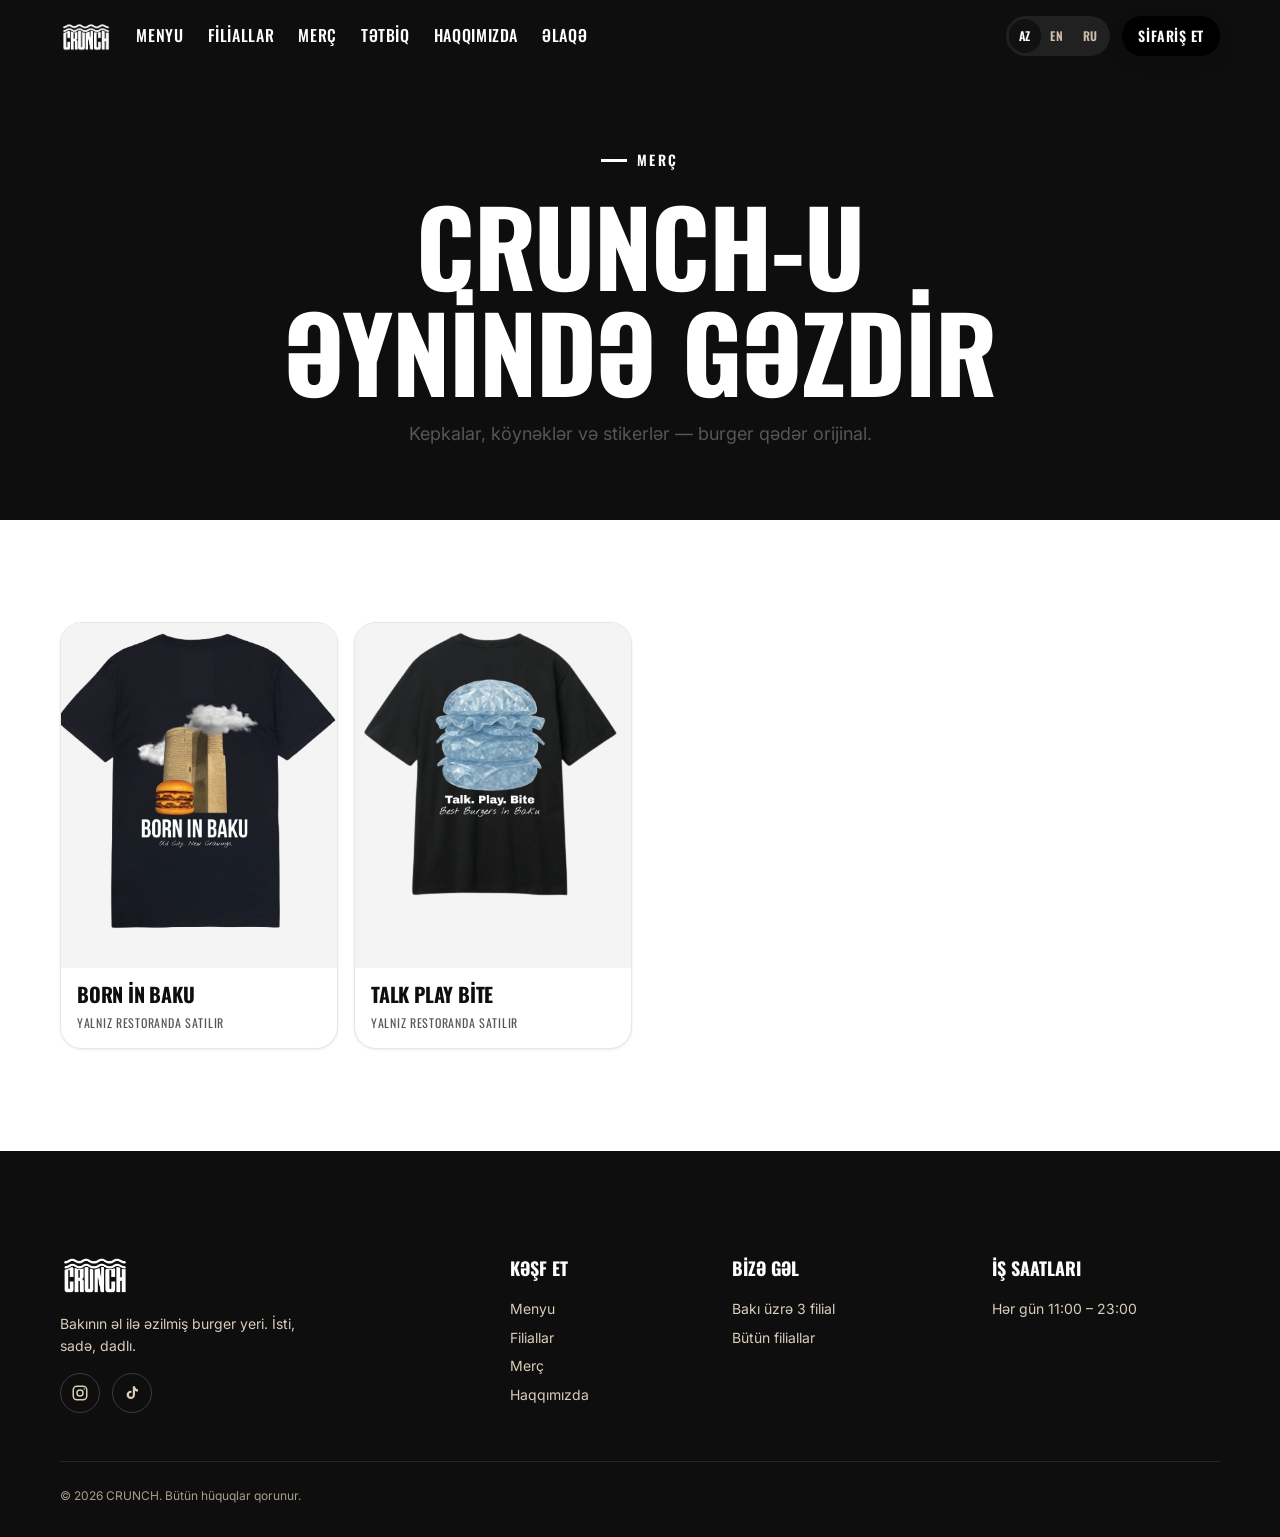
<file: merch.html>
<!doctype html>
<html lang="az">
<head>
<meta charset="utf-8">
<meta name="viewport" content="width=device-width, initial-scale=1, viewport-fit=cover">
<title>Merç — CRUNCH | Kepkalar, köynəklər, stikerlər</title>
<meta name="description" content="CRUNCH merç kolleksiyası — kepkalar, köynəklər, stikerlər və daha çoxu. Yalnız restoranlarımızda satılır.">
<meta name="theme-color" content="#0E0E0E">
<link rel="icon" href="assets/img/brand/logo.jpg">
<meta property="og:title" content="CRUNCH — Bakının əl ilə əzilmiş burgerləri">
<meta property="og:type" content="website">
<link rel="preconnect" href="https://fonts.googleapis.com">
<link rel="preconnect" href="https://fonts.gstatic.com" crossorigin>
<link href="https://fonts.googleapis.com/css2?family=Oswald:wght@500;600;700&family=Inter:wght@400;500;700&display=swap&subset=latin,latin-ext,cyrillic" rel="stylesheet">
<link rel="stylesheet" href="css/tokens.css">
<link rel="stylesheet" href="css/base.css">
<link rel="stylesheet" href="css/components.css">
<link rel="stylesheet" href="css/pages.css">
<script defer src="data/strings.js"></script>
<script defer src="js/i18n.js"></script>
</head>
<body data-page="merch">
<script>document.documentElement.classList.add('js');</script>
<a class="skip-link" href="#main">Skip to content</a>

<!-- @partial:header -->
<header class="site-header on-dark">
  <div class="container header-inner">
    <a class="brand" href="index.html" aria-label="CRUNCH">
      <img src="assets/img/brand/logo2.png" alt="CRUNCH" class="brand-logo" width="120" height="70">
    </a>
    <nav class="nav-primary" aria-label="Primary">
      <a href="menu.html" data-i18n="nav.menu">Menyu</a>
      <a href="locations.html" data-i18n="nav.locations">Filiallar</a>
      <a href="merch.html" aria-current="page" data-i18n="nav.merch">Merç</a>
      <a href="app.html" data-i18n="nav.app">Tətbiq</a>
      <a href="about.html" data-i18n="nav.about">Haqqımızda</a>
      <a href="contact.html" data-i18n="nav.contact">Əlaqə</a>
    </nav>
    <div class="header-actions">
      <div class="lang-switch" role="radiogroup" aria-label="Language">
        <button type="button" data-lang="az" role="radio" aria-checked="true">AZ</button>
        <button type="button" data-lang="en" role="radio" aria-checked="false">EN</button>
        <button type="button" data-lang="ru" role="radio" aria-checked="false">RU</button>
      </div>
      <a class="btn btn--flame btn--sm" href="https://wolt.com/az/aze/baku/restaurant/crunch-burger" target="_blank" rel="noopener"><span data-i18n="cta.order">Sifariş et</span></a>
      <button class="nav-toggle" aria-label="Menyunu aç" data-i18n-attr="aria-label:nav.open" aria-expanded="false" aria-controls="drawer">
        <svg class="icon-open" viewBox="0 0 24 24" fill="none" stroke="currentColor" stroke-width="2.2" aria-hidden="true"><path d="M3 6h18M3 12h18M3 18h18"/></svg>
        <svg class="icon-close" viewBox="0 0 24 24" fill="none" stroke="currentColor" stroke-width="2.2" aria-hidden="true"><path d="M6 6l12 12M18 6L6 18"/></svg>
      </button>
    </div>
  </div>
</header>
<aside class="drawer on-dark" id="drawer" aria-label="Menu">
  <a class="drawer-link" href="menu.html" data-i18n="nav.menu">Menyu</a>
  <a class="drawer-link" href="locations.html" data-i18n="nav.locations">Filiallar</a>
  <a class="drawer-link" href="merch.html" aria-current="page" data-i18n="nav.merch">Merç</a>
  <a class="drawer-link" href="app.html" data-i18n="nav.app">Tətbiq</a>
  <a class="drawer-link" href="about.html" data-i18n="nav.about">Haqqımızda</a>
  <a class="drawer-link" href="contact.html" data-i18n="nav.contact">Əlaqə</a>
  <a class="btn btn--flame btn--block drawer-cta" href="https://wolt.com/az/aze/baku/restaurant/crunch-burger" target="_blank" rel="noopener"><span data-i18n="cta.order">Sifariş et</span></a>
</aside>
<div class="scrim"></div>
<!-- /@partial:header -->

<main id="main">

  <!-- Page hero -->
  <section class="page-hero">
    <div class="container">
      <span class="eyebrow" data-i18n="merch.hero.eyebrow">Merç</span>
      <h1 data-i18n="merch.hero.title">CRUNCH-u əynində gəzdir</h1>
      <p class="lede" data-i18n="merch.hero.sub">Kepkalar, köynəklər və stikerlər — burger qədər orijinal.</p>
    </div>
  </section>

  <!-- Product grid -->
  <section class="section" aria-label="Merç">
    <div class="container">
      <div class="merch-grid">
        <article class="card reveal">
          <div class="media"><img src="assets/img/merch/born-in-baku.png" alt="Born in Baku köynək" loading="lazy" width="400" height="500"></div>
          <div class="body">
            <h3>Born in Baku</h3>
            <p class="desc merch-note" data-i18n="merch.inStore">Yalnız restoranda satılır</p>
          </div>
        </article>
        <article class="card reveal">
          <div class="media"><img src="assets/img/merch/talk-play-bite.png" alt="Talk Play Bite köynək" loading="lazy" width="400" height="500"></div>
          <div class="body">
            <h3>Talk Play Bite</h3>
            <p class="desc merch-note" data-i18n="merch.inStore">Yalnız restoranda satılır</p>
          </div>
        </article>
      </div>
    </div>
  </section>

</main>

<!-- @partial:footer -->
<footer class="site-footer on-dark">
  <div class="container">
    <div class="footer-grid">
      <div class="footer-col footer-brand">
        <img src="assets/img/brand/logo2.png" alt="CRUNCH" class="brand-logo" width="120" height="70">
        <p data-i18n="footer.tagline">Bakının əl ilə əzilmiş burger yeri. İsti, sadə, dadlı.</p>
        <div class="socials">
          <a href="https://www.instagram.com/crunch.burger.baku/" target="_blank" rel="noopener" aria-label="Instagram"><svg viewBox="0 0 24 24" fill="none" stroke="currentColor" stroke-width="2" aria-hidden="true"><rect x="3" y="3" width="18" height="18" rx="5"/><circle cx="12" cy="12" r="4"/><circle cx="17.5" cy="6.5" r="1" fill="currentColor" stroke="none"/></svg></a>
          <a href="https://www.tiktok.com/@crunch.burger.baku" target="_blank" rel="noopener" aria-label="TikTok"><svg viewBox="0 0 24 24" fill="currentColor" aria-hidden="true"><path d="M16 3c.3 2.3 1.9 4 4 4.2v2.9c-1.5.1-2.8-.4-4-1.2v5.6a5.6 5.6 0 1 1-5.6-5.6c.3 0 .6 0 .9.1v3a2.6 2.6 0 1 0 1.8 2.5V3z"/></svg></a>
        </div>
      </div>
      <div class="footer-col">
        <h4 data-i18n="footer.explore">Kəşf et</h4>
        <a href="menu.html" data-i18n="nav.menu">Menyu</a>
        <a href="locations.html" data-i18n="nav.locations">Filiallar</a>
        <a href="merch.html" aria-current="page" data-i18n="nav.merch">Merç</a>
        <a href="about.html" data-i18n="nav.about">Haqqımızda</a>
      </div>
      <div class="footer-col">
        <h4 data-i18n="footer.visit">Bizə gəl</h4>
        <p data-i18n="footer.address">Bakı üzrə 3 filial</p>
        <a href="locations.html" data-i18n="cta.allLocations">Bütün filiallar</a>
      </div>
      <div class="footer-col">
        <h4 data-i18n="footer.hours">İş saatları</h4>
        <p data-i18n="footer.hoursVal">Hər gün 11:00 – 23:00</p>
      </div>
    </div>
    <div class="footer-bottom">
      <span>© 2026 CRUNCH. <span data-i18n="footer.rights">Bütün hüquqlar qorunur.</span></span>
    </div>
  </div>
</footer>
<!-- /@partial:footer -->

<script defer src="js/main.js"></script>
</body>
</html>
</file>
<file: css/tokens.css>
/* ============================================================
   CRUNCH — Design tokens (black & white brand)
   Single source of truth. Everything else consumes these.
   Var names kept for compatibility; values are monochrome.
   ============================================================ */
:root {
  /* — Color — */
  --c-char: #0E0E0E;        /* black: dark sections, primary text on light */
  --c-smoke: #565656;       /* secondary text on light */
  --c-cream: #FFFFFF;       /* page background (white) */
  --c-paper: #F4F4F4;       /* card / alt-section background */
  --c-line: #E6E6E6;        /* hairlines */
  --c-flame: #111111;       /* accent (black) */
  --c-flame-deep: #000000;  /* button bg / accent text on light */
  --c-mustard: #FFFFFF;     /* light accent used on dark sections */
  --c-lettuce: #1E7D32;     /* "open now" status only */
  --c-white: #FFFFFF;
  --c-char-80: rgb(14 14 14 / .8);

  /* — Type — */
  --font-display: "Oswald", "Arial Narrow", "Segoe UI", sans-serif;
  --font-body: "Inter", system-ui, -apple-system, "Segoe UI", Roboto, sans-serif;
  --fs-900: clamp(2.75rem, 1.5rem + 6.5vw, 6.5rem);
  --fs-800: clamp(2rem, 1.2rem + 3.5vw, 3.75rem);
  --fs-700: clamp(1.5rem, 1.2rem + 1.5vw, 2.25rem);
  --fs-600: 1.25rem;
  --fs-500: 1.125rem;
  --fs-400: 1rem;
  --fs-300: .875rem;
  --fs-200: .75rem;

  /* — Space (4px base) — */
  --sp-1: .25rem; --sp-2: .5rem; --sp-3: .75rem; --sp-4: 1rem;
  --sp-6: 1.5rem; --sp-8: 2rem; --sp-12: 3rem; --sp-16: 4rem; --sp-24: 6rem;
  --section-pad: clamp(3.5rem, 8vw, 7rem);

  /* — Radius — */
  --r-sm: 8px; --r-md: 14px; --r-lg: 22px; --r-full: 999px;

  /* — Shadow (neutral) — */
  --shadow-1: 0 1px 3px rgb(0 0 0 / .08);
  --shadow-2: 0 6px 20px rgb(0 0 0 / .12);
  --shadow-3: 0 16px 44px rgb(0 0 0 / .18);

  /* — Motion — */
  --ease-out: cubic-bezier(.22, 1, .36, 1);
  --ease-in-out: cubic-bezier(.65, 0, .35, 1);
  --t-fast: 150ms; --t-med: 280ms; --t-slow: 520ms;

  /* — Layout — */
  --container: 1240px;
  --gutter: clamp(1rem, 4vw, 2.5rem);
  --header-h: 64px;
}
@media (min-width: 1024px) {
  :root { --header-h: 72px; }
}
</file>
<file: css/base.css>
/* ============================================================
   CRUNCH — Base: reset, typography, landmarks, utilities
   ============================================================ */

*, *::before, *::after { box-sizing: border-box; }
* { margin: 0; min-width: 0; }

html {
  -webkit-text-size-adjust: 100%;
  scroll-behavior: smooth;
  scroll-padding-top: calc(var(--header-h) + 1rem);
}
@media (prefers-reduced-motion: reduce) {
  html { scroll-behavior: auto; }
}

body {
  font-family: var(--font-body);
  font-size: var(--fs-400);
  line-height: 1.6;
  color: var(--c-char);
  background: var(--c-cream);
  -webkit-font-smoothing: antialiased;
  text-rendering: optimizeLegibility;
  overflow-x: clip;                 /* belt-and-braces vs 320px overflow */
}

img, picture, svg, video { display: block; max-width: 100%; height: auto; }
a { color: inherit; text-decoration: none; }
button { font: inherit; color: inherit; cursor: pointer; background: none; border: 0; }
input, textarea, select { font: inherit; }
ul[role="list"] { list-style: none; padding: 0; }

h1, h2, h3 {
  font-family: var(--font-display);
  font-weight: 700;
  line-height: 1.02;
  letter-spacing: -0.01em;
  text-transform: uppercase;
  text-wrap: balance;
}
h1 { font-size: var(--fs-900); }
h2 { font-size: var(--fs-800); }
h3 { font-size: var(--fs-700); }
p { text-wrap: pretty; overflow-wrap: anywhere; }

/* — Focus — */
:focus-visible {
  outline: 3px solid var(--c-flame);
  outline-offset: 2px;
  border-radius: 3px;
}
.on-dark :focus-visible { outline-color: var(--c-mustard); }

/* — Skip link — */
.skip-link {
  position: absolute; left: 50%; top: -100px; transform: translateX(-50%);
  z-index: 200; background: var(--c-flame-deep); color: #fff;
  padding: .75rem 1.25rem; border-radius: 0 0 var(--r-md) var(--r-md); font-weight: 700;
  transition: top var(--t-fast) var(--ease-out);
}
.skip-link:focus { top: 0; }

/* — Layout utilities — */
.container {
  width: 100%; max-width: var(--container);
  margin-inline: auto; padding-inline: var(--gutter);
}
.section { padding-block: var(--section-pad); }
.on-dark { background: var(--c-char); color: var(--c-cream); }
.on-paper { background: var(--c-paper); }

.eyebrow {
  font-family: var(--font-display); font-weight: 600;
  text-transform: uppercase; letter-spacing: .18em;
  font-size: var(--fs-300); color: var(--c-flame-deep);
  display: inline-flex; align-items: center; gap: .6rem;
}
.on-dark .eyebrow, .page-hero .eyebrow { color: var(--c-mustard); }
.eyebrow::before { content: ""; width: 26px; height: 3px; background: currentColor; }

.lede { font-size: var(--fs-500); color: var(--c-smoke); max-width: 52ch; }
.on-dark .lede { color: #d9cdbb; }

.visually-hidden {
  position: absolute !important; width: 1px; height: 1px;
  padding: 0; margin: -1px; overflow: hidden; clip: rect(0 0 0 0); white-space: nowrap;
}

/* — Reveal on scroll (only hidden when JS is active) — */
html.js .reveal { opacity: 0; transform: translateY(16px); }
html.js .reveal.is-visible {
  opacity: 1; transform: none;
  transition: opacity var(--t-slow) var(--ease-out), transform var(--t-slow) var(--ease-out);
}
@media (prefers-reduced-motion: reduce) {
  .reveal { opacity: 1; transform: none; transition: none; }
}

/* — Interaction feedback (works on touch too) — */
.btn { transition: transform var(--t-fast) var(--ease-out), background var(--t-fast) var(--ease-out), box-shadow var(--t-fast) var(--ease-out); }
.btn:active { transform: translateY(1px) scale(.98); }
a, button { -webkit-tap-highlight-color: transparent; }

@media (prefers-reduced-motion: no-preference) {
  /* Hero burger drifts gently to add life on load, desktop and mobile alike. */
  .hero-media img { animation: crunch-float 6s var(--ease-in-out) infinite; }
  @keyframes crunch-float { 0%, 100% { transform: translateY(0); } 50% { transform: translateY(-8px); } }
}
</file>
<file: css/components.css>
/* ============================================================
   CRUNCH — Components: buttons, header, drawer, footer, cards
   ============================================================ */

/* — Buttons — */
.btn {
  display: inline-flex; align-items: center; justify-content: center; gap: .55rem;
  font-family: var(--font-display); font-weight: 600; text-transform: uppercase;
  letter-spacing: .04em; font-size: var(--fs-400); line-height: 1;
  padding: .95rem 1.5rem; border-radius: var(--r-full);
  min-height: 48px; white-space: nowrap;
  transition: transform var(--t-fast) var(--ease-out),
              background-color var(--t-fast) var(--ease-out),
              box-shadow var(--t-fast) var(--ease-out), color var(--t-fast) var(--ease-out);
}
.btn:active { transform: translateY(1px) scale(.99); }
.btn--flame { background: var(--c-flame-deep); color: #fff; box-shadow: var(--shadow-2); }
.btn--flame:hover { background: var(--c-flame); box-shadow: var(--shadow-3); transform: translateY(-2px); }
.btn--ghost { background: transparent; color: currentColor; box-shadow: inset 0 0 0 2px currentColor; }
.btn--ghost:hover { background: currentColor; }
.btn--ghost:hover span { color: var(--c-char); }
.on-dark .btn--ghost:hover span { color: var(--c-char); }
.btn--sm { padding: .6rem 1rem; min-height: 40px; font-size: var(--fs-300); }
.btn--block { width: 100%; }

/* — Toast ("coming soon") — */
.toast {
  position: fixed; left: 50%; bottom: calc(env(safe-area-inset-bottom, 0px) + var(--sp-8));
  transform: translate(-50%, 1rem); z-index: 1500;
  background: var(--c-char); color: var(--c-cream);
  font-family: var(--font-display); font-weight: 600; text-transform: uppercase; letter-spacing: .06em;
  font-size: var(--fs-400); padding: var(--sp-3) var(--sp-6); border-radius: var(--r-full);
  box-shadow: var(--shadow-3); border: 1.5px solid rgb(255 255 255 / .15);
  opacity: 0; visibility: hidden; pointer-events: none; max-width: calc(100vw - 2rem); text-align: center;
  transition: opacity var(--t-med) var(--ease-out), transform var(--t-med) var(--ease-out), visibility var(--t-med);
}
.toast.is-visible { opacity: 1; visibility: visible; transform: translate(-50%, 0); }

/* — Header — */
.site-header {
  position: sticky; top: 0; z-index: 140; /* above the drawer (130) so the toggle stays on top */
  background: var(--c-char); color: var(--c-cream);
  transition: box-shadow var(--t-med) var(--ease-out);
}
.site-header.is-scrolled { box-shadow: var(--shadow-2); }
.header-inner {
  height: var(--header-h);
  display: flex; align-items: center; gap: var(--sp-6);
}
.brand { display: inline-flex; align-items: center; flex: 0 0 auto; }
.brand svg, .brand img { height: 30px; width: auto; }
/* Real CRUNCH wordmark is black on transparent — render white on dark chrome. */
.brand-logo { height: 30px; width: auto; filter: brightness(0) invert(1); }
.footer-brand .brand-logo { height: 40px; margin-bottom: var(--sp-4); display: block; }
.nav-primary { display: none; }
.header-actions { margin-left: auto; display: flex; align-items: center; gap: var(--sp-3); }

.nav-primary a {
  font-family: var(--font-display); font-weight: 500; text-transform: uppercase;
  letter-spacing: .04em; font-size: var(--fs-400); color: var(--c-cream);
  padding: .4rem 0; position: relative;
}
.nav-primary a::after {
  content: ""; position: absolute; left: 0; right: 100%; bottom: -2px; height: 2px;
  background: var(--c-flame); transition: right var(--t-med) var(--ease-out);
}
.nav-primary a:hover::after, .nav-primary a[aria-current="page"]::after { right: 0; }

/* — Language pill — */
.lang-switch { display: inline-flex; background: rgb(255 255 255 / .08); border-radius: var(--r-full); padding: 3px; }
.lang-switch button {
  font-family: var(--font-display); font-weight: 600; font-size: var(--fs-200);
  letter-spacing: .05em; color: #cdbfad;
  padding: .35rem .6rem; border-radius: var(--r-full); min-height: 34px;
  transition: background-color var(--t-fast), color var(--t-fast);
}
.lang-switch button[aria-checked="true"] { background: var(--c-flame); color: #fff; }
.lang-switch button:hover:not([aria-checked="true"]) { color: #fff; }

/* — Hamburger — */
.nav-toggle {
  position: relative; display: inline-flex; align-items: center; justify-content: center;
  width: 44px; height: 44px; border-radius: var(--r-sm); color: var(--c-cream);
}
/* Stack the two icons and cross-fade/rotate between them on toggle. */
.nav-toggle svg { position: absolute; width: 26px; height: 26px; transition: opacity var(--t-fast) var(--ease-out), transform var(--t-med) var(--ease-out); }
.nav-toggle .icon-open { opacity: 1; transform: rotate(0) scale(1); }
.nav-toggle .icon-close { opacity: 0; transform: rotate(-90deg) scale(.6); }
.nav-toggle[aria-expanded="true"] .icon-open { opacity: 0; transform: rotate(90deg) scale(.6); }
.nav-toggle[aria-expanded="true"] .icon-close { opacity: 1; transform: rotate(0) scale(1); }

/* — Drawer — */
.drawer {
  position: fixed; inset: 0 0 0 auto; width: 85vw; max-width: 360px; z-index: 130;
  background: var(--c-char); color: var(--c-cream);
  transform: translateX(100%); transition: transform var(--t-med) var(--ease-in-out);
  display: flex; flex-direction: column; padding: calc(var(--header-h) + var(--sp-4)) var(--sp-6) var(--sp-8);
  overflow-y: auto; box-shadow: var(--shadow-3);
}
.drawer.is-open { transform: none; }
.drawer a.drawer-link {
  font-family: var(--font-display); font-weight: 500; text-transform: uppercase;
  font-size: var(--fs-700); padding: var(--sp-3) 0; border-bottom: 1px solid rgb(255 255 255 / .08);
}
.drawer a.drawer-link:hover { color: var(--c-mustard); }
.drawer .drawer-cta { margin-top: var(--sp-6); }
.drawer .lang-switch { margin-top: var(--sp-6); align-self: flex-start; }
.scrim {
  position: fixed; inset: 0; z-index: 120; background: rgb(27 20 15 / .5);
  opacity: 0; visibility: hidden; transition: opacity var(--t-med), visibility var(--t-med);
}
.scrim.is-open { opacity: 1; visibility: visible; }
body.nav-open { overflow: hidden; }

@media (min-width: 1024px) {
  .nav-primary { display: flex; gap: var(--sp-6); }
  .nav-toggle { display: none; }
  .drawer, .scrim { display: none; }
}

/* — Cards — */
.card {
  background: var(--c-white); border: 1px solid var(--c-line); border-radius: var(--r-lg);
  overflow: hidden; box-shadow: var(--shadow-1);
  transition: transform var(--t-med) var(--ease-out), box-shadow var(--t-med) var(--ease-out);
  display: flex; flex-direction: column;
}
.card:hover { transform: translateY(-4px); box-shadow: var(--shadow-3); }
.card:active { transform: translateY(-1px) scale(.995); } /* tap feedback on touch */
.card .media { aspect-ratio: 4 / 3; background: var(--c-paper); position: relative; overflow: hidden; }
.card .media img { width: 100%; height: 100%; object-fit: cover; transition: transform var(--t-slow) var(--ease-out); }
.card:hover .media img, .card:focus-within .media img { transform: scale(1.06); }
.card .body { padding: var(--sp-4); display: flex; flex-direction: column; gap: var(--sp-2); flex: 1; }
.card h3 { font-size: var(--fs-600); }
.card .desc { font-size: var(--fs-300); color: var(--c-smoke); }
.card .row { margin-top: auto; display: flex; align-items: center; justify-content: space-between; gap: var(--sp-2); padding-top: var(--sp-2); flex-wrap: nowrap; }
.card .row .price { flex: 0 1 auto; }
.card .row .btn { flex: 0 0 auto; white-space: nowrap; }

.price { font-family: var(--font-display); font-weight: 600; font-size: var(--fs-600); color: var(--c-char); white-space: nowrap; }
.badge {
  display: inline-block; font-family: var(--font-display); font-weight: 600;
  font-size: var(--fs-200); letter-spacing: .04em; text-transform: uppercase;
  background: var(--c-char); color: var(--c-white); padding: .2rem .5rem; border-radius: var(--r-sm);
}
.badge--veg { background: var(--c-lettuce); color: #fff; }
.badge--hot { background: var(--c-char); color: #fff; }

/* stretched link (whole card tappable) */
.stretch { position: static; }
.stretch::after { content: ""; position: absolute; inset: 0; }

/* — Footer — */
.site-footer { background: var(--c-char); color: var(--c-cream); padding-block: var(--section-pad) var(--sp-8); }
.footer-grid { display: grid; gap: var(--sp-8); grid-template-columns: 1fr; }
.footer-col h4 { font-family: var(--font-display); text-transform: uppercase; font-size: var(--fs-500); margin-bottom: var(--sp-3); color: var(--c-mustard); }
.footer-col a, .footer-col p { color: #d9cdbb; font-size: var(--fs-300); padding: .2rem 0; display: block; }
.footer-col a:hover { color: #fff; }
.footer-brand p { max-width: 34ch; }
.socials { display: flex; gap: var(--sp-3); margin-top: var(--sp-3); }
.socials a { width: 40px; height: 40px; display: inline-flex; align-items: center; justify-content: center; border: 1px solid rgb(255 255 255 / .18); border-radius: var(--r-full); }
.socials svg { width: 18px; height: 18px; }
.footer-bottom {
  margin-top: var(--sp-12); padding-top: var(--sp-6); border-top: 1px solid rgb(255 255 255 / .1);
  display: flex; flex-wrap: wrap; gap: var(--sp-4); align-items: center; justify-content: space-between;
  font-size: var(--fs-200); color: #a99e8c;
}
@media (min-width: 640px) { .footer-grid { grid-template-columns: 2fr 1fr 1fr; } }
@media (min-width: 1024px) { .footer-grid { grid-template-columns: 2.2fr 1fr 1.2fr 1.2fr; } }
</file>
<file: css/pages.css>
/* ============================================================
   CRUNCH — Page sections (Home + shared page-hero)
   ============================================================ */

/* — Home hero — */
.hero {
  position: relative; background: var(--c-char); color: var(--c-cream);
  min-height: calc(100svh - var(--header-h)); display: flex; align-items: center;
  overflow: hidden;
}
.hero::before {              /* soft light glow */
  content: ""; position: absolute; inset: auto -20% -30% 30%; width: 70%; height: 80%;
  background: radial-gradient(closest-side, rgb(255 255 255 / .10), transparent 70%);
  filter: blur(20px); pointer-events: none;
}
.hero-grid {
  position: relative; display: grid; gap: var(--sp-6); align-items: center;
  grid-template-columns: 1fr; padding-block: var(--sp-12);
}
.hero-copy h1 { margin: var(--sp-3) 0; }
.hero-copy h1 .flame { color: var(--c-cream); }
.hero-cta { display: flex; flex-wrap: wrap; gap: var(--sp-3); margin-top: var(--sp-6); }
.hero-cta .btn { flex: 1 1 auto; }
.hero-media { position: relative; }
.hero-media img { width: 100%; border-radius: var(--r-lg); }
.hero-stats { display: flex; gap: var(--sp-6); margin-top: var(--sp-8); flex-wrap: wrap; }
.hero-stats .stat b { font-family: var(--font-display); font-size: var(--fs-700); color: var(--c-mustard); display: block; }
.hero-stats .stat span { font-size: var(--fs-200); letter-spacing: .1em; text-transform: uppercase; color: #A6A6A6; }

@media (min-width: 900px), (max-height: 560px) {
  .hero-grid { grid-template-columns: 1.05fr .95fr; gap: var(--sp-12); }
  .hero-cta .btn { flex: 0 0 auto; }
}
/* Landscape phones and other short, narrow windows: the forced
   full-viewport height pushes the photo and stats below the fold even
   with the two-column layout above, so let the hero size to content
   instead of forcing 100svh. */
@media (max-height: 560px) and (max-width: 899px) {
  .hero { min-height: auto; }
}

/* — Marquee promo — */
.marquee {
  background: var(--c-char); color: var(--c-cream); overflow: hidden;
  padding-block: var(--sp-3); border-block: 3px solid var(--c-char);
}
.marquee-track {
  display: inline-flex; gap: var(--sp-6); white-space: nowrap; will-change: transform;
  animation: marquee 22s linear infinite;
}
.marquee span { font-family: var(--font-display); font-weight: 700; text-transform: uppercase; font-size: var(--fs-600); letter-spacing: .04em; }
.marquee span::after { content: "•"; margin-left: var(--sp-6); color: var(--c-cream); }
@keyframes marquee { to { transform: translateX(-50%); } }
@media (prefers-reduced-motion: reduce) { .marquee-track { animation: none; } }

/* — Section head — */
.section-head { display: flex; flex-direction: column; gap: var(--sp-3); margin-bottom: var(--sp-8); }
.section-head.between { align-items: start; }
@media (min-width: 768px) {
  .section-head.between { flex-direction: row; align-items: end; justify-content: space-between; }
}

/* — Product grid / carousel — */
.product-grid { display: grid; gap: var(--sp-4); grid-template-columns: repeat(2, 1fr); }
@media (max-width: 560px) {
  .product-grid.scroll {
    display: flex; gap: var(--sp-4); overflow-x: auto; scroll-snap-type: x mandatory;
    margin-inline: calc(var(--gutter) * -1); padding-inline: var(--gutter); scrollbar-width: none;
  }
  .product-grid.scroll::-webkit-scrollbar { display: none; }
  .product-grid.scroll > * { flex: 0 0 78%; scroll-snap-align: start; }
}
@media (min-width: 900px) { .product-grid { grid-template-columns: repeat(4, 1fr); } }

/* — Craft split — */
.split { display: grid; gap: var(--sp-8); align-items: center; grid-template-columns: 1fr; }
.split img { border-radius: var(--r-lg); box-shadow: var(--shadow-2); }
.claims { display: grid; gap: var(--sp-4); }
.claim { display: flex; gap: var(--sp-4); align-items: flex-start; }
.claim .ico { flex: 0 0 auto; width: 46px; height: 46px; border-radius: var(--r-full); background: var(--c-flame); color: #fff; display: grid; place-items: center; }
.claim .ico svg { width: 24px; height: 24px; }
.claim h3 { font-size: var(--fs-600); margin-bottom: .2rem; }
.claim p { font-size: var(--fs-300); color: var(--c-smoke); }
@media (min-width: 768px) { .split { grid-template-columns: 1fr 1fr; } .split.reverse .split-media { order: 2; } }

/* — Locator teaser + app teaser — */
.teaser { display: grid; gap: var(--sp-8); align-items: center; grid-template-columns: 1fr; }
.teaser img, .teaser .map-static { border-radius: var(--r-lg); width: 100%; aspect-ratio: 16 / 10; object-fit: cover; background: var(--c-smoke); }
.store-mini { background: var(--c-white); color: var(--c-char); border-radius: var(--r-md); padding: var(--sp-4); box-shadow: var(--shadow-2); }
.store-mini h3 { font-size: var(--fs-600); }
.store-mini .status { color: var(--c-lettuce); font-weight: 700; font-size: var(--fs-300); }
@media (min-width: 768px) { .teaser { grid-template-columns: 1.2fr .8fr; } }

.phone-mock {
  width: min(260px, 70%); aspect-ratio: 9 / 19; margin-inline: auto;
  border-radius: 34px; background: linear-gradient(160deg, #222, #000);
  border: 6px solid #000; box-shadow: var(--shadow-3); position: relative; overflow: hidden;
}
.phone-mock::before { content: ""; position: absolute; z-index: 2; top: 10px; left: 50%; transform: translateX(-50%); width: 44%; height: 16px; background: #000; border-radius: var(--r-full); }
.phone-video { position: absolute; inset: 0; width: 100%; height: 100%; object-fit: cover; }
.store-badges { display: flex; flex-wrap: wrap; gap: var(--sp-3); margin-top: var(--sp-4); }
.store-badges img { height: 46px; width: auto; }

/* — Page hero (inner pages) — */
.page-hero { background: var(--c-char); color: var(--c-cream); padding-block: calc(var(--section-pad) * .7); text-align: center; }
.page-hero .eyebrow { justify-content: center; margin-bottom: var(--sp-3); }
.page-hero h1 { margin-block: var(--sp-2) var(--sp-4); }
.page-hero .lede { margin-inline: auto; }

/* ============================================================
   Menu page
   ============================================================ */
body[data-page="menu"] .cat-rail {
  position: sticky; top: var(--header-h); z-index: 90;
  background: var(--c-cream); border-bottom: 1px solid var(--c-line);
}
body[data-page="menu"] .cat-rail .rail-track {
  display: flex; gap: var(--sp-2); overflow-x: auto; padding-block: var(--sp-3);
  scrollbar-width: none; -webkit-overflow-scrolling: touch;
}
body[data-page="menu"] .cat-rail .rail-track::-webkit-scrollbar { display: none; }
body[data-page="menu"] .rail-pill {
  flex: 0 0 auto; display: inline-flex; align-items: center;
  min-height: 44px; padding: .5rem 1.1rem; border-radius: var(--r-full);
  font-family: var(--font-display); font-weight: 600; text-transform: uppercase;
  letter-spacing: .04em; font-size: var(--fs-300); color: var(--c-smoke);
  box-shadow: inset 0 0 0 1.5px var(--c-line); white-space: nowrap;
  transition: background-color var(--t-fast), color var(--t-fast), box-shadow var(--t-fast);
}
body[data-page="menu"] .rail-pill:hover { color: var(--c-char); box-shadow: inset 0 0 0 1.5px var(--c-char); }
body[data-page="menu"] .rail-pill.is-active {
  background: var(--c-flame-deep); color: #fff; box-shadow: none;
}
body[data-page="menu"] .menu-cat { padding-block: var(--sp-12) var(--sp-4); scroll-margin-top: calc(var(--header-h) + 70px); }
body[data-page="menu"] .cat-head {
  font-size: var(--fs-800); margin-bottom: var(--sp-6);
  display: flex; align-items: baseline; gap: var(--sp-2); flex-wrap: wrap;
}
body[data-page="menu"] .cat-head .cat-index { color: var(--c-flame-deep); font-size: .6em; letter-spacing: .06em; }
body[data-page="menu"] .menu-item .tag-row { display: flex; flex-wrap: wrap; gap: var(--sp-1); }
/* Menu cards: one column on phones (roomy — price + order button always fit on
   one line), scaling up with width. */
body[data-page="menu"] .product-grid { grid-template-columns: 1fr; }
@media (min-width: 560px)  { body[data-page="menu"] .product-grid { grid-template-columns: repeat(2, 1fr); } }
@media (min-width: 900px)  { body[data-page="menu"] .product-grid { grid-template-columns: repeat(3, 1fr); } }
@media (min-width: 1160px) { body[data-page="menu"] .product-grid { grid-template-columns: repeat(4, 1fr); } }
body[data-page="menu"] .menu-noscript {
  padding: var(--sp-4); background: var(--c-paper); border: 1px solid var(--c-line);
  border-radius: var(--r-md); margin-block: var(--sp-8);
}

/* Nearest-branch banner (menu page) */
.loc-banner { background: var(--c-char); color: var(--c-cream); }
.loc-banner-inner { display: flex; align-items: center; gap: var(--sp-3); padding-block: var(--sp-3); font-size: var(--fs-300); }
.loc-banner-inner svg { flex: 0 0 auto; color: var(--c-cream); }
.loc-banner strong { font-family: var(--font-display); letter-spacing: .01em; }

/* ============================================================
   Locations page
   ============================================================ */
body[data-page="locations"] .loc-layout { display: grid; gap: var(--sp-8); grid-template-columns: 1fr; align-items: start; }
body[data-page="locations"] .map-embed {
  position: relative; aspect-ratio: 4 / 3; border-radius: var(--r-lg);
  overflow: hidden; box-shadow: var(--shadow-2); background: var(--c-paper);
  /* Contain Leaflet's high internal z-indexes so the map can't sit above the
     mobile nav drawer/scrim. */
  z-index: 0; isolation: isolate;
}
body[data-page="locations"] .map-embed iframe,
body[data-page="locations"] .map-embed .leaflet-container { width: 100%; height: 100%; border: 0; display: block; background: var(--c-paper); }
body[data-page="locations"] .stores-list { display: grid; gap: var(--sp-4); }
body[data-page="locations"] .store-card { cursor: pointer; transition: box-shadow var(--t-fast) var(--ease-out), transform var(--t-fast) var(--ease-out); }
body[data-page="locations"] .store-card:hover { transform: translateY(-2px); box-shadow: var(--shadow-2); }
body[data-page="locations"] .store-card.is-active { box-shadow: 0 0 0 2px var(--c-char), var(--shadow-2); }
body[data-page="locations"] .store-card.is-nearest { box-shadow: 0 0 0 2px var(--c-lettuce); }
body[data-page="locations"] .store-nearest { font-family: var(--font-display); font-size: var(--fs-200); font-weight: 700; text-transform: uppercase; letter-spacing: .08em; color: var(--c-lettuce); margin-bottom: var(--sp-1); }
/* Brand map pin */
.crunch-pin span { display: block; width: 20px; height: 20px; background: var(--c-char); border: 3px solid #fff; border-radius: 50% 50% 50% 0; transform: rotate(-45deg); box-shadow: var(--shadow-2); }
body[data-page="locations"] .store-top { display: flex; align-items: center; justify-content: space-between; gap: var(--sp-2); flex-wrap: wrap; }
body[data-page="locations"] .store-hours { margin-top: calc(var(--sp-1) * -1); }
body[data-page="locations"] .store-status { font-size: var(--fs-300); font-weight: 700; color: var(--c-smoke); }
body[data-page="locations"] .badge--open { background: var(--c-lettuce); color: #fff; }
body[data-page="locations"] .badge--closed { background: var(--c-line); color: var(--c-smoke); }
body[data-page="locations"] .store-card .row { justify-content: flex-start; }
@media (min-width: 900px) {
  body[data-page="locations"] .loc-layout { grid-template-columns: 1.1fr .9fr; }
  body[data-page="locations"] .map-embed { position: sticky; top: calc(var(--header-h) + var(--sp-4)); aspect-ratio: 4 / 5; }
}

/* ============================================================
   Merch page
   ============================================================ */
body[data-page="merch"] .merch-grid { display: grid; gap: var(--sp-4); grid-template-columns: repeat(2, 1fr); }
body[data-page="merch"] .merch-grid .card .media { aspect-ratio: 4 / 5; }
body[data-page="merch"] .merch-note { font-size: var(--fs-200); color: var(--c-smoke); text-transform: uppercase; letter-spacing: .06em; font-family: var(--font-display); }
@media (min-width: 768px) { body[data-page="merch"] .merch-grid { grid-template-columns: repeat(3, 1fr); } }
@media (min-width: 1100px) { body[data-page="merch"] .merch-grid { grid-template-columns: repeat(4, 1fr); } }

/* ============================================================
   App page
   ============================================================ */
body[data-page="app"] .app-badges { display: flex; flex-wrap: wrap; gap: var(--sp-3); margin-top: var(--sp-6); }
body[data-page="app"] .benefit-grid { display: grid; gap: var(--sp-4); grid-template-columns: 1fr; }
body[data-page="app"] .benefit-grid .card .body { gap: var(--sp-2); }
@media (min-width: 768px) { body[data-page="app"] .benefit-grid { grid-template-columns: repeat(3, 1fr); } }

/* ============================================================
   About page
   ============================================================ */
body[data-page="about"] .prose { max-width: 65ch; }
body[data-page="about"] .prose p + p { margin-top: var(--sp-4); }
body[data-page="about"] .prose .lede { margin-bottom: var(--sp-6); }
body[data-page="about"] .values-grid { display: grid; gap: var(--sp-4); grid-template-columns: 1fr; }
@media (min-width: 768px) { body[data-page="about"] .values-grid { grid-template-columns: repeat(3, 1fr); } }

/* ============================================================
   Contact page
   ============================================================ */
body[data-page="contact"] .contact-grid { display: grid; gap: var(--sp-8); grid-template-columns: 1fr; align-items: start; }
@media (min-width: 900px) { body[data-page="contact"] .contact-grid { grid-template-columns: .9fr 1.1fr; } }
body[data-page="contact"] .contact-list { display: grid; gap: var(--sp-4); margin-top: var(--sp-6); }
body[data-page="contact"] .contact-list .label {
  font-family: var(--font-display); font-weight: 600; text-transform: uppercase;
  letter-spacing: .06em; font-size: var(--fs-200); color: var(--c-flame-deep); display: block;
}
body[data-page="contact"] .contact-list a { display: inline-flex; align-items: center; min-height: 44px; font-weight: 500; }
body[data-page="contact"] .contact-list a:hover { color: var(--c-flame-deep); }
body[data-page="contact"] .contact-form {
  background: var(--c-white); border: 1px solid var(--c-line); border-radius: var(--r-lg);
  padding: var(--sp-6); box-shadow: var(--shadow-1); display: grid; gap: var(--sp-4);
}
body[data-page="contact"] .contact-form label { font-weight: 700; font-size: var(--fs-300); display: block; margin-bottom: var(--sp-1); }
body[data-page="contact"] .contact-form input,
body[data-page="contact"] .contact-form textarea {
  width: 100%; min-height: 48px; padding: .75rem 1rem;
  border: 1.5px solid var(--c-line); border-radius: var(--r-sm);
  background: var(--c-cream); color: var(--c-char);
}
body[data-page="contact"] .contact-form textarea { min-height: 140px; resize: vertical; }
body[data-page="contact"] .contact-form input:focus-visible,
body[data-page="contact"] .contact-form textarea:focus-visible { outline-offset: 0; border-color: transparent; }
body[data-page="contact"] .hp-field { position: absolute !important; left: -9999px; width: 1px; height: 1px; overflow: hidden; }
body[data-page="contact"] .faq { max-width: 760px; }
body[data-page="contact"] .faq details {
  border: 1px solid var(--c-line); border-radius: var(--r-md);
  background: var(--c-white); margin-top: var(--sp-3);
}
body[data-page="contact"] .faq summary {
  cursor: pointer; padding: var(--sp-4); min-height: 44px;
  font-family: var(--font-display); font-weight: 600; font-size: var(--fs-500);
  text-transform: uppercase; letter-spacing: .02em; list-style-position: inside;
}
body[data-page="contact"] .faq details[open] summary { border-bottom: 1px solid var(--c-line); }
body[data-page="contact"] .faq details p { padding: var(--sp-4); color: var(--c-smoke); }
</file>
